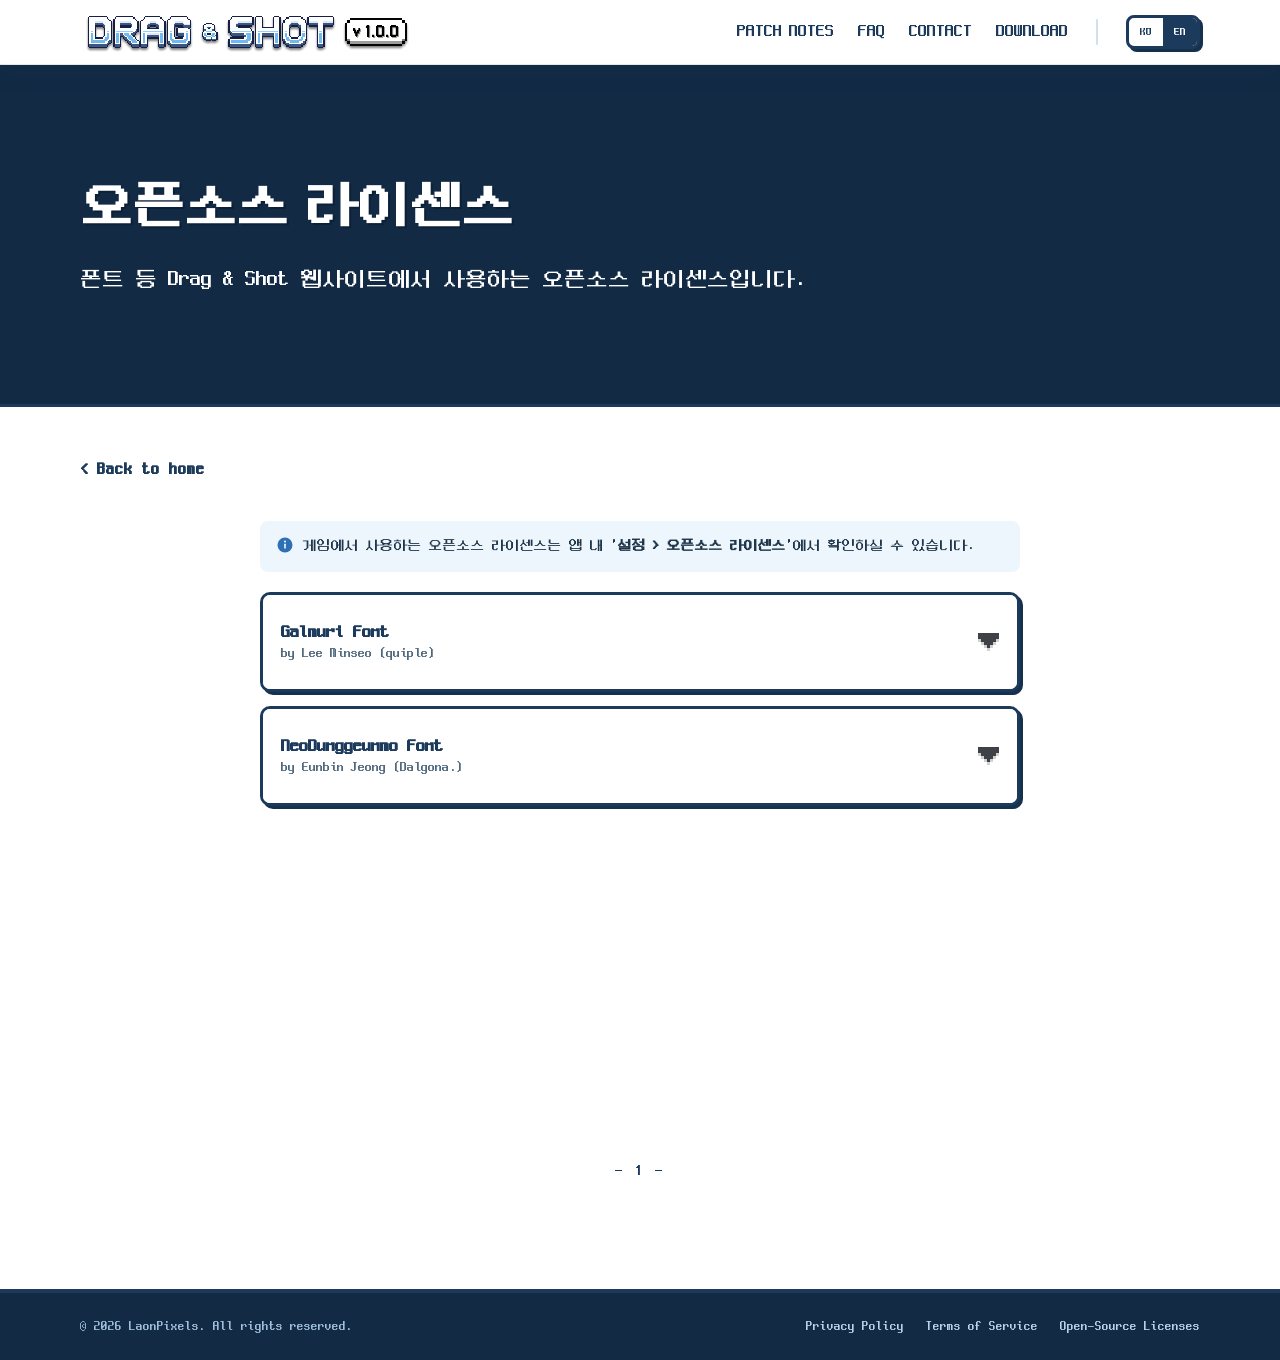
<file: oss-license.html>
<!DOCTYPE html>
<html lang="ko">
<head>
  <meta charset="UTF-8">
  <meta name="viewport" content="width=device-width, initial-scale=1, viewport-fit=cover">
  <title>오픈소스 라이센스 — Drag & Shot</title>
  <meta name="description" content="Drag & Shot 오픈소스 라이센스">
  <meta name="theme-color" content="#7cb8e8">
  <link rel="icon" type="image/png" href="assets/game/app_icon.png?v=3">
  <link rel="stylesheet" href="css/styles.css?v=131">
</head>
<body>

  <header class="site-header is-revealed">
    <div class="container">
      <nav class="nav" aria-label="Main">
        <div class="nav__left">
          <a class="brand nav__reveal" href="index.html#top" aria-label="DRAG & SHOT home">
            <span class="brand__wordmark">
              <img src="assets/game/wordmark_dragshot.png" class="px" alt="DRAG & SHOT" width="184" height="24">
            </span>
          </a>

          <a class="header-version" href="patch-notes.html" aria-label="버전 정보 — 패치 노트 보기">
            <span class="header-version__icon" aria-hidden="true"></span>
            <span class="header-version__text">v 1.0.0</span>
          </a>
        </div>

        <div class="nav__right">
          <ul class="nav__links">
            <li><a class="nav-link--patch" href="patch-notes.html" data-i18n="nav.patch">패치 노트</a></li>
            <li><a href="index.html#faq" data-i18n="nav.faq">FAQ</a></li>
            <li><a href="index.html#contact" data-i18n="nav.contact">문의하기</a></li>
            <li><a href="index.html#download" data-i18n="nav.download">다운로드</a></li>
          </ul>

          <span class="nav__divider" aria-hidden="true"></span>

          <div class="lang-toggle" role="group" aria-label="Language">
            <button type="button" data-lang-btn="ko" aria-pressed="true">KO</button>
            <button type="button" data-lang-btn="en" aria-pressed="false">EN</button>
          </div>

          <button class="nav__toggle" type="button" aria-label="메뉴 열기"
                  aria-expanded="false" aria-controls="mobile-menu"
                  data-i18n-attr="aria-label:nav.menuOpen">
            <span></span><span></span><span></span>
          </button>
        </div>
      </nav>
    </div>
  </header>

  <div class="mobile-menu" id="mobile-menu">
    <a class="web-btn web-btn--white" href="patch-notes.html">
      <span class="web-btn__bg" aria-hidden="true">
        <span class="web-btn__seg web-btn__seg--left"></span>
        <span class="web-btn__seg web-btn__seg--center"></span>
        <span class="web-btn__seg web-btn__seg--right"></span>
      </span>
      <span class="web-btn__label" data-i18n="nav.patch">패치 노트</span>
    </a>
    <a class="web-btn web-btn--white" href="index.html#faq">
      <span class="web-btn__bg" aria-hidden="true">
        <span class="web-btn__seg web-btn__seg--left"></span>
        <span class="web-btn__seg web-btn__seg--center"></span>
        <span class="web-btn__seg web-btn__seg--right"></span>
      </span>
      <span class="web-btn__label" data-i18n="nav.faq">FAQ</span>
    </a>
    <a class="web-btn web-btn--white" href="index.html#contact">
      <span class="web-btn__bg" aria-hidden="true">
        <span class="web-btn__seg web-btn__seg--left"></span>
        <span class="web-btn__seg web-btn__seg--center"></span>
        <span class="web-btn__seg web-btn__seg--right"></span>
      </span>
      <span class="web-btn__label" data-i18n="nav.contact">문의하기</span>
    </a>
    <a class="web-btn web-btn--orange" href="index.html#download">
      <span class="web-btn__bg" aria-hidden="true">
        <span class="web-btn__seg web-btn__seg--left"></span>
        <span class="web-btn__seg web-btn__seg--center"></span>
        <span class="web-btn__seg web-btn__seg--right"></span>
      </span>
      <span class="web-btn__label" data-i18n="nav.download">다운로드</span>
    </a>
    <div class="mobile-menu__lang">
      <div class="lang-toggle" role="group" aria-label="Language">
        <button type="button" data-lang-btn="ko" aria-pressed="true">KO</button>
        <button type="button" data-lang-btn="en" aria-pressed="false">EN</button>
      </div>
    </div>
  </div>

  <main>
    <div class="page-hero page-hero--dark">
      <div class="container">
        <h1>오픈소스 라이센스</h1>
        <p>폰트 등 Drag & Shot 웹사이트에서 사용하는 오픈소스 라이센스입니다.</p>
      </div>
    </div>

    <section class="section section--tight oss-page">
      <div class="container">
        <a class="back-link" href="index.html">
          <span aria-hidden="true">&lt;</span> <span data-i18n="oss.back">홈으로 돌아가기</span>
        </a>

        <p class="oss-note">
          <svg class="oss-note__icon" width="18" height="18" viewBox="0 0 24 24" aria-hidden="true">
            <circle cx="12" cy="12" r="10" fill="#2f6fb3"></circle>
            <rect x="11" y="10" width="2" height="7" rx="1" fill="#fff"></rect>
            <circle cx="12" cy="7.2" r="1.3" fill="#fff"></circle>
          </svg>
          <span>게임에서 사용하는 오픈소스 라이센스는 앱 내 '<strong>설정 &gt; 오픈소스 라이센스</strong>'에서 확인하실 수 있습니다.</span>
        </p>

        <div class="faq-list">

          <div class="faq-item">
            <button class="faq-q" aria-expanded="false" aria-controls="oss-galmuri">
              <span class="faq-q__text">
                <span class="oss-q__title">Galmuri Font</span>
                <span class="oss-q__sub">by Lee Minseo (quiple)</span>
              </span>
              <img src="assets/game/faq_chevron.png" class="px faq-q__icon" alt="" aria-hidden="true" width="7" height="6">
            </button>
            <div class="faq-a" id="oss-galmuri" role="region">
              <div>
                <p>Copyright (c) 2019-2025 Lee Minseo (quiple@quiple.dev)</p>
                <p>github.com/quiple/galmuri</p>
                <p>This font software is licensed under the SIL Open Font License, Version 1.1.</p>

                <h4>SIL OPEN FONT LICENSE Version 1.1 — 26 February 2007</h4>

                <h4>PREAMBLE</h4>
                <p>The goals of the Open Font License (OFL) are to stimulate worldwide development of collaborative font projects, to support the font creation efforts of academic and linguistic communities, and to provide a free and open framework in which fonts may be shared and improved in partnership with others.</p>
                <p>The OFL allows the licensed fonts to be used, studied, modified and redistributed freely as long as they are not sold by themselves. The fonts, including any derivative works, can be bundled, embedded, redistributed and/or sold with any software provided that any reserved names are not used by derivative works. The fonts and derivatives, however, cannot be released under any other type of license. The requirement for fonts to remain under this license does not apply to any document created using the fonts or their derivatives.</p>

                <h4>DEFINITIONS</h4>
                <p>"Font Software" refers to the set of files released by the Copyright Holder(s) under this license and clearly marked as such. This may include source files, build scripts and documentation.</p>
                <p>"Reserved Font Name" refers to any names specified as such after the copyright statement(s).</p>
                <p>"Original Version" refers to the collection of Font Software components as distributed by the Copyright Holder(s).</p>
                <p>"Modified Version" refers to any derivative made by adding to, deleting, or substituting -- in part or in whole -- any of the components of the Original Version, by changing formats or by porting the Font Software to a new environment.</p>
                <p>"Author" refers to any designer, engineer, programmer, technical writer or other person who contributed to the Font Software.</p>

                <h4>PERMISSION &amp; CONDITIONS</h4>
                <p>Permission is hereby granted, free of charge, to any person obtaining a copy of the Font Software, to use, study, copy, merge, embed, modify, redistribute, and sell modified and unmodified copies of the Font Software, subject to the following conditions:</p>
                <p>1) Neither the Font Software nor any of its individual components, in Original or Modified Versions, may be sold by itself.</p>
                <p>2) Original or Modified Versions of the Font Software may be bundled, redistributed and/or sold with any software, provided that each copy contains the above copyright notice and this license. These can be included either as stand-alone text files, human-readable headers or in the appropriate machine-readable metadata fields within text or binary files as long as those fields can be easily viewed by the user.</p>
                <p>3) No Modified Version of the Font Software may use the Reserved Font Name(s) unless explicit written permission is granted by the corresponding Copyright Holder. This restriction only applies to the primary font name as presented to the users.</p>
                <p>4) The name(s) of the Copyright Holder(s) or the Author(s) of the Font Software shall not be used to promote, endorse or advertise any Modified Version, except to acknowledge the contribution(s) of the Copyright Holder(s) and the Author(s) or with their explicit written permission.</p>
                <p>5) The Font Software, modified or unmodified, in part or in whole, must be distributed entirely under this license, and must not be distributed under any other license. The requirement for fonts to remain under this license does not apply to any document created using the Font Software.</p>

                <h4>TERMINATION</h4>
                <p>This license becomes null and void if any of the above conditions are not met.</p>

                <h4>DISCLAIMER</h4>
                <p>THE FONT SOFTWARE IS PROVIDED "AS IS", WITHOUT WARRANTY OF ANY KIND, EXPRESS OR IMPLIED, INCLUDING BUT NOT LIMITED TO ANY WARRANTIES OF MERCHANTABILITY, FITNESS FOR A PARTICULAR PURPOSE AND NONINFRINGEMENT OF COPYRIGHT, PATENT, TRADEMARK, OR OTHER RIGHT. IN NO EVENT SHALL THE COPYRIGHT HOLDER BE LIABLE FOR ANY CLAIM, DAMAGES OR OTHER LIABILITY, INCLUDING ANY GENERAL, SPECIAL, INDIRECT, INCIDENTAL, OR CONSEQUENTIAL DAMAGES, WHETHER IN AN ACTION OF CONTRACT, TORT OR OTHERWISE, ARISING FROM, OUT OF THE USE OR INABILITY TO USE THE FONT SOFTWARE OR FROM OTHER DEALINGS IN THE FONT SOFTWARE.</p>
              </div>
            </div>
          </div>

          <div class="faq-item">
            <button class="faq-q" aria-expanded="false" aria-controls="oss-neodgm">
              <span class="faq-q__text">
                <span class="oss-q__title">NeoDunggeunmo Font</span>
                <span class="oss-q__sub">by Eunbin Jeong (Dalgona.)</span>
              </span>
              <img src="assets/game/faq_chevron.png" class="px faq-q__icon" alt="" aria-hidden="true" width="7" height="6">
            </button>
            <div class="faq-a" id="oss-neodgm" role="region">
              <div>
                <p>Copyright (c) 2017-2021, Eunbin Jeong (Dalgona.) &lt;project-neodgm@dalgona.dev&gt;</p>
                <p>github.com/neodgm/neodgm</p>
                <p>Reserved Font Names: "Neo둥근모", "Neo둥근모 Code", "NeoDunggeunmo", "NeoDunggeunmo Code"</p>
                <p>This Font Software is licensed under the SIL Open Font License, Version 1.1.</p>

                <h4>SIL OPEN FONT LICENSE Version 1.1 — 26 February 2007</h4>

                <h4>PREAMBLE</h4>
                <p>The goals of the Open Font License (OFL) are to stimulate worldwide development of collaborative font projects, to support the font creation efforts of academic and linguistic communities, and to provide a free and open framework in which fonts may be shared and improved in partnership with others.</p>
                <p>The OFL allows the licensed fonts to be used, studied, modified and redistributed freely as long as they are not sold by themselves. The fonts, including any derivative works, can be bundled, embedded, redistributed and/or sold with any software provided that any reserved names are not used by derivative works. The fonts and derivatives, however, cannot be released under any other type of license. The requirement for fonts to remain under this license does not apply to any document created using the fonts or their derivatives.</p>

                <h4>DEFINITIONS</h4>
                <p>"Font Software" refers to the set of files released by the Copyright Holder(s) under this license and clearly marked as such. This may include source files, build scripts and documentation.</p>
                <p>"Reserved Font Name" refers to any names specified as such after the copyright statement(s).</p>
                <p>"Original Version" refers to the collection of Font Software components as distributed by the Copyright Holder(s).</p>
                <p>"Modified Version" refers to any derivative made by adding to, deleting, or substituting -- in part or in whole -- any of the components of the Original Version, by changing formats or by porting the Font Software to a new environment.</p>
                <p>"Author" refers to any designer, engineer, programmer, technical writer or other person who contributed to the Font Software.</p>

                <h4>PERMISSION &amp; CONDITIONS</h4>
                <p>Permission is hereby granted, free of charge, to any person obtaining a copy of the Font Software, to use, study, copy, merge, embed, modify, redistribute, and sell modified and unmodified copies of the Font Software, subject to the following conditions:</p>
                <p>1) Neither the Font Software nor any of its individual components, in Original or Modified Versions, may be sold by itself.</p>
                <p>2) Original or Modified Versions of the Font Software may be bundled, redistributed and/or sold with any software, provided that each copy contains the above copyright notice and this license. These can be included either as stand-alone text files, human-readable headers or in the appropriate machine-readable metadata fields within text or binary files as long as those fields can be easily viewed by the user.</p>
                <p>3) No Modified Version of the Font Software may use the Reserved Font Name(s) unless explicit written permission is granted by the corresponding Copyright Holder. This restriction only applies to the primary font name as presented to the users.</p>
                <p>4) The name(s) of the Copyright Holder(s) or the Author(s) of the Font Software shall not be used to promote, endorse or advertise any Modified Version, except to acknowledge the contribution(s) of the Copyright Holder(s) and the Author(s) or with their explicit written permission.</p>
                <p>5) The Font Software, modified or unmodified, in part or in whole, must be distributed entirely under this license, and must not be distributed under any other license. The requirement for fonts to remain under this license does not apply to any document created using the Font Software.</p>

                <h4>TERMINATION</h4>
                <p>This license becomes null and void if any of the above conditions are not met.</p>

                <h4>DISCLAIMER</h4>
                <p>THE FONT SOFTWARE IS PROVIDED "AS IS", WITHOUT WARRANTY OF ANY KIND, EXPRESS OR IMPLIED, INCLUDING BUT NOT LIMITED TO ANY WARRANTIES OF MERCHANTABILITY, FITNESS FOR A PARTICULAR PURPOSE AND NONINFRINGEMENT OF COPYRIGHT, PATENT, TRADEMARK, OR OTHER RIGHT. IN NO EVENT SHALL THE COPYRIGHT HOLDER BE LIABLE FOR ANY CLAIM, DAMAGES OR OTHER LIABILITY, INCLUDING ANY GENERAL, SPECIAL, INDIRECT, INCIDENTAL, OR CONSEQUENTIAL DAMAGES, WHETHER IN AN ACTION OF CONTRACT, TORT OR OTHERWISE, ARISING FROM, OUT OF THE USE OR INABILITY TO USE THE FONT SOFTWARE OR FROM OTHER DEALINGS IN THE FONT SOFTWARE.</p>
              </div>
            </div>
          </div>

        </div>

        <!-- page number — more pages can be added later -->
        <nav class="oss-pageno" aria-label="페이지">- 1 -</nav>

      </div>
    </section>
  </main>

  <footer class="site-footer">
    <div class="container footer-inner">
      <span class="footer-copy" data-i18n="footer.rights">© 2026 LaonPixels. All rights reserved.</span>
      <nav class="footer-links" aria-label="Legal">
        <a href="privacy.html" data-i18n="footer.linkPrivacy">개인정보 처리방침</a>
        <a href="terms.html" data-i18n="footer.linkTerms">이용약관</a>
        <a href="oss-license.html" data-i18n="footer.linkOss">오픈소스 라이센스</a>
      </nav>
    </div>
  </footer>

  <script src="js/translations.js?v=22"></script>
  <script src="js/i18n.js?v=2"></script>
  <script src="js/main.js?v=35"></script>
</body>
</html>
</file>
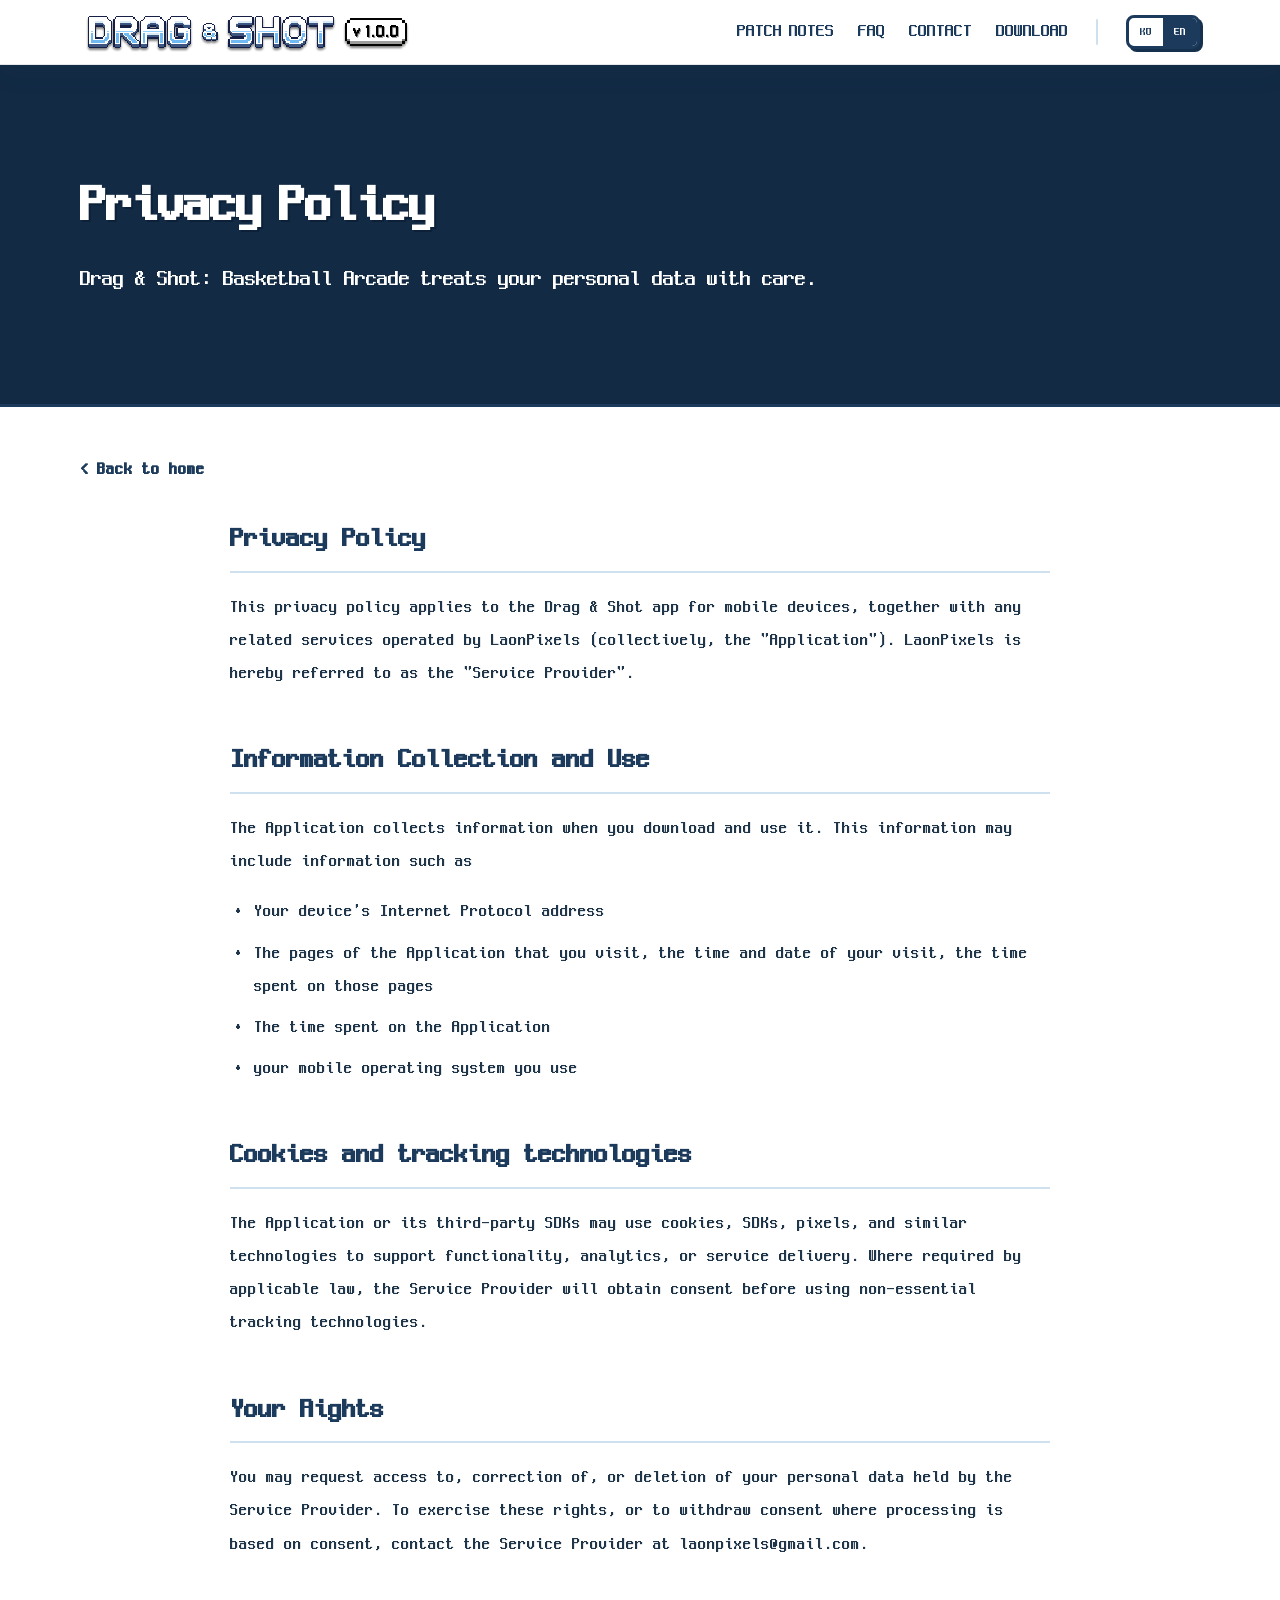
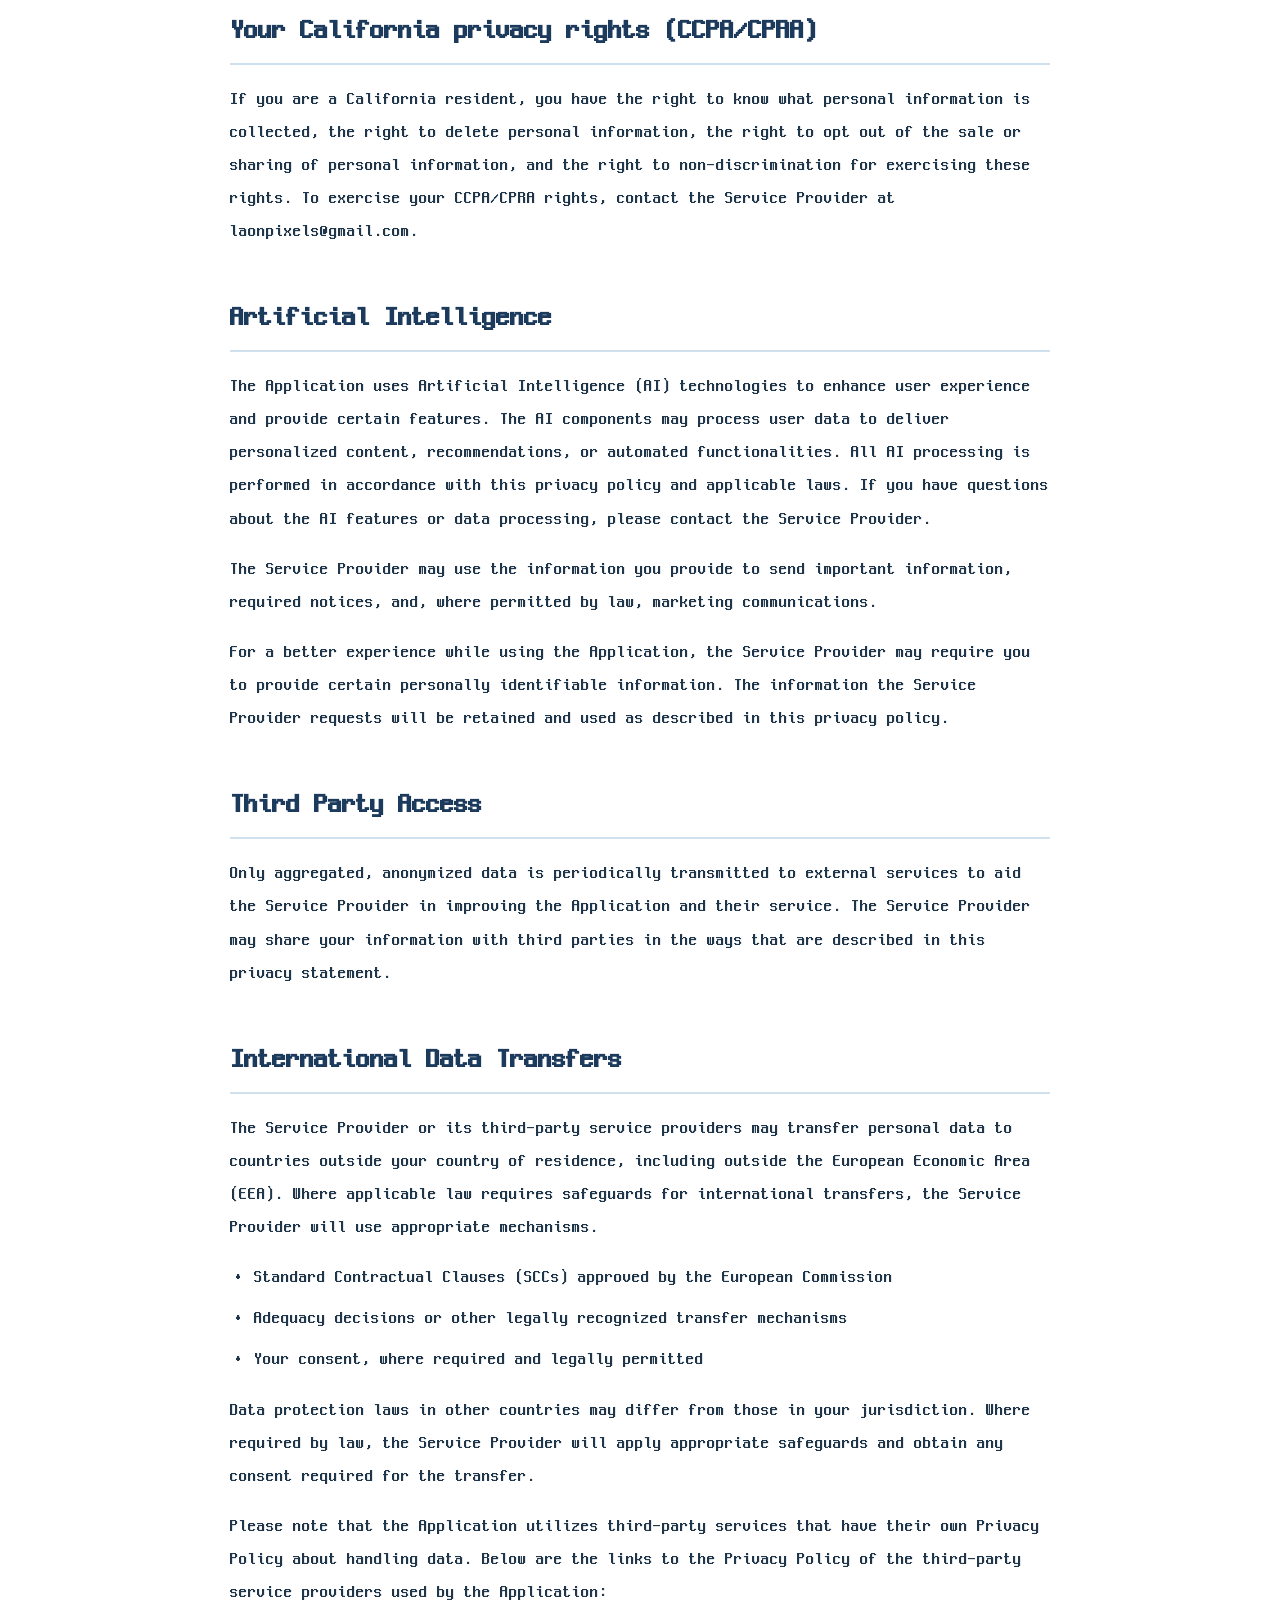
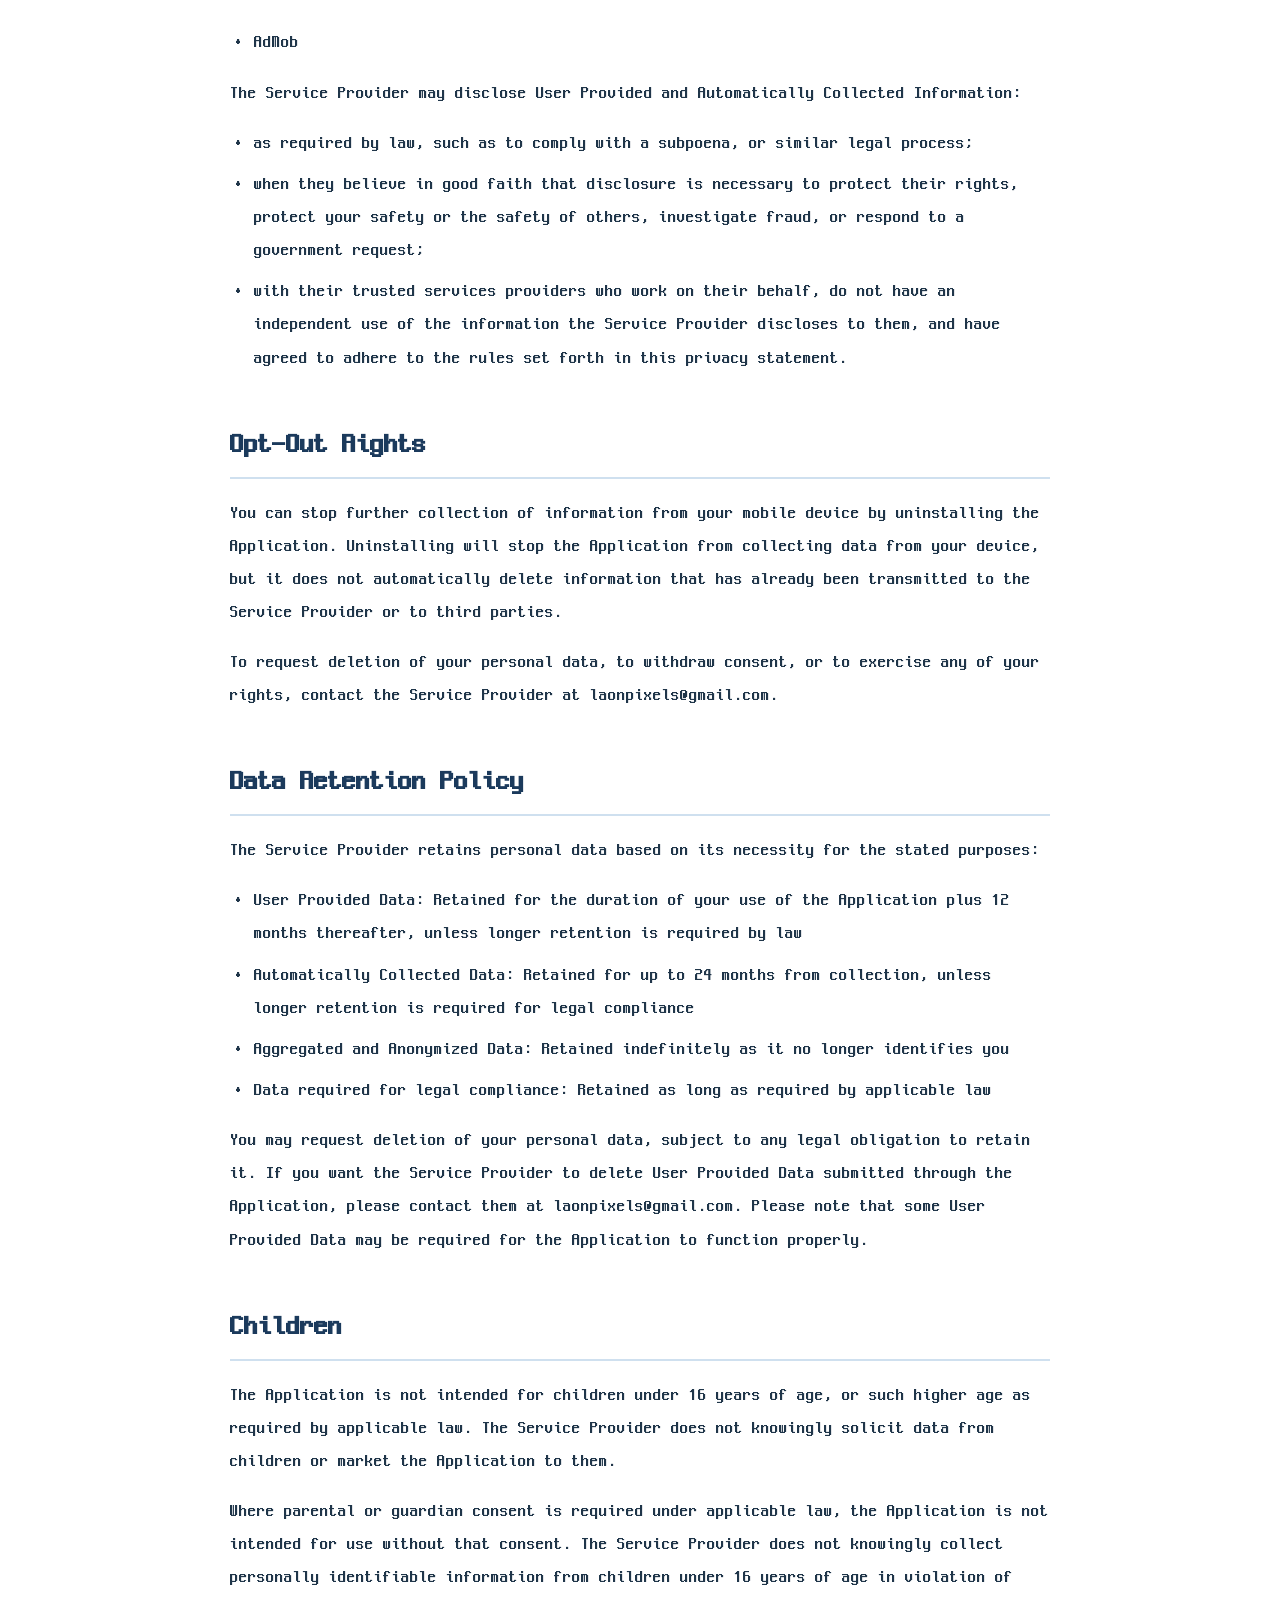
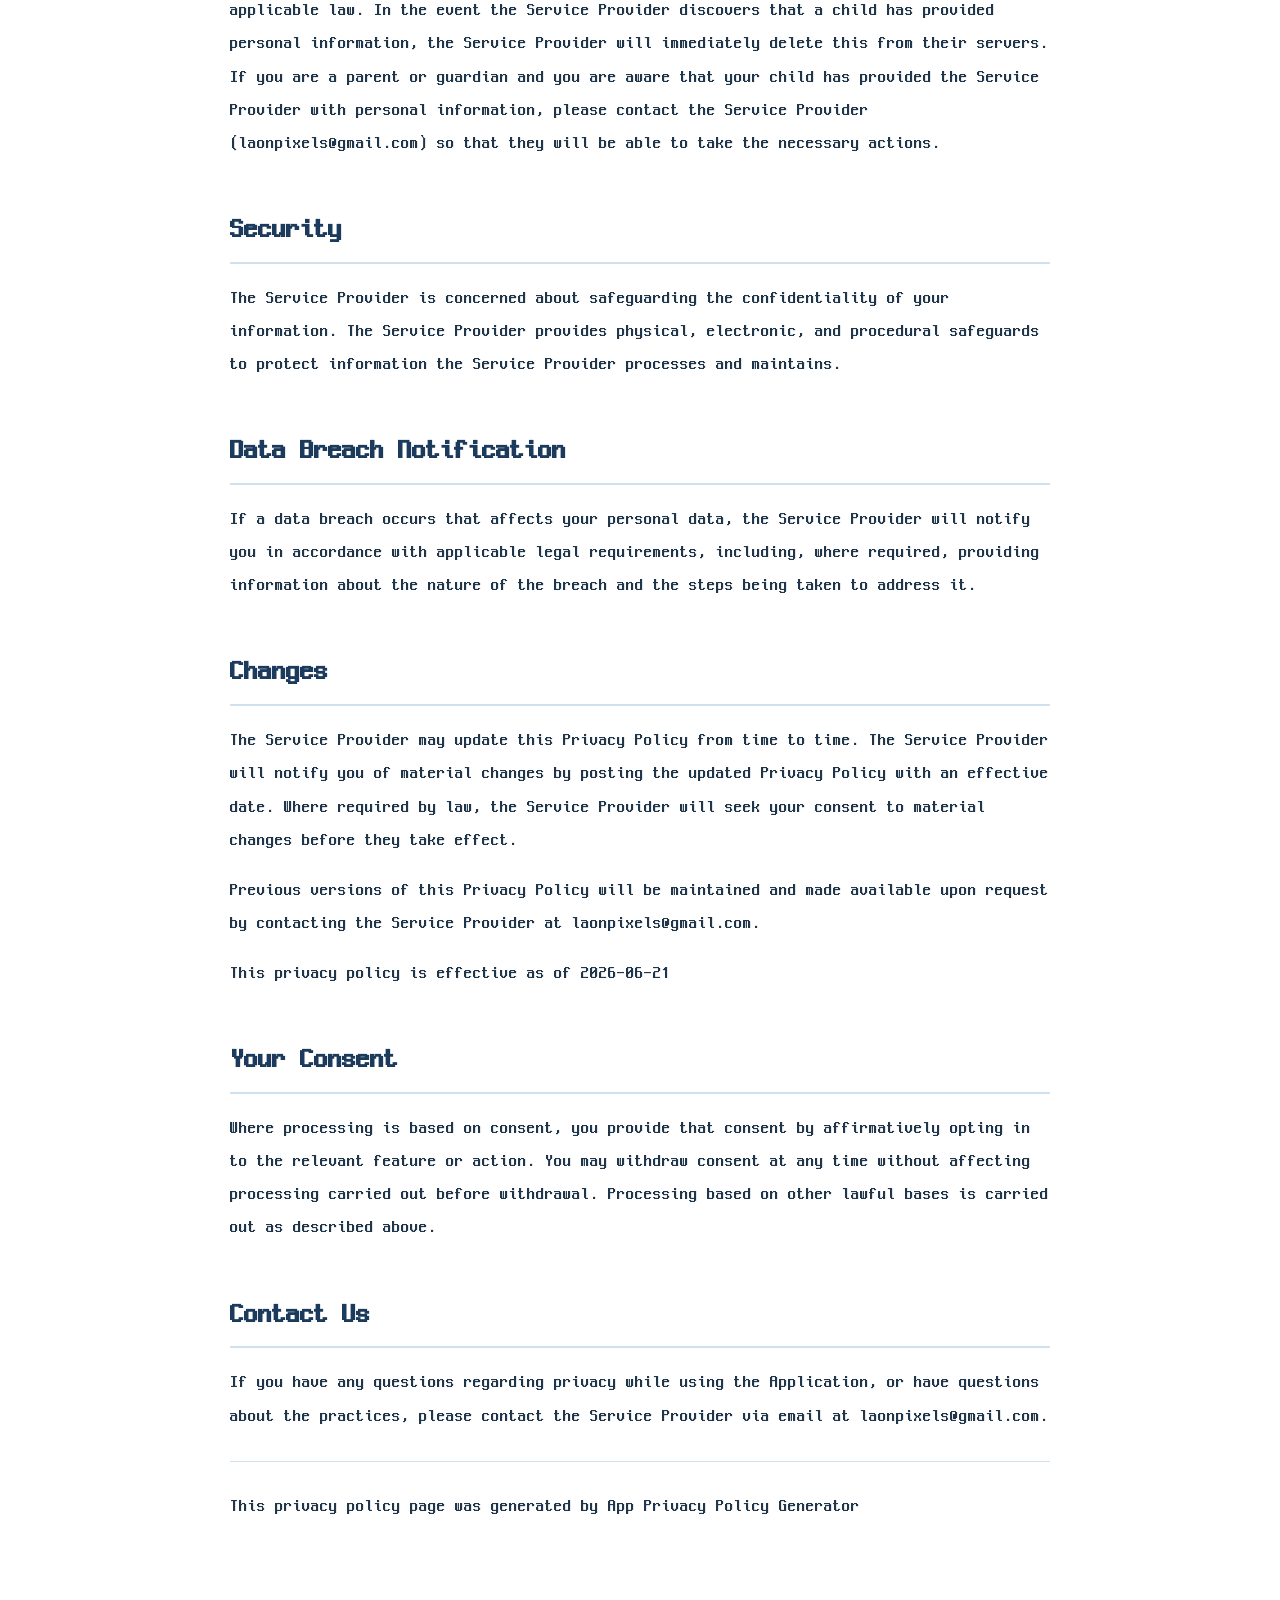
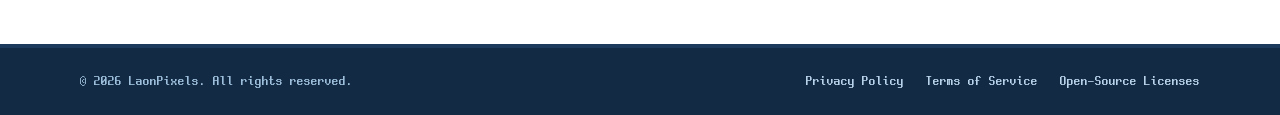
<file: privacy.html>
<!DOCTYPE html>
<html lang="ko">
<head>
  <meta charset="UTF-8">
  <meta name="viewport" content="width=device-width, initial-scale=1, viewport-fit=cover">
  <title data-i18n="meta.titlePrivacy">개인정보 처리방침 — Drag & Shot</title>
  <meta name="description" content="Drag & Shot 개인정보 처리방침">
  <meta name="theme-color" content="#7cb8e8">
  <link rel="icon" type="image/png" href="assets/game/app_icon.png?v=3">
  <link rel="stylesheet" href="css/styles.css?v=131">
</head>
<body>

  <header class="site-header is-revealed">
    <div class="container">
      <nav class="nav" aria-label="Main">
        <div class="nav__left">
          <a class="brand nav__reveal" href="index.html#top" aria-label="DRAG & SHOT home">
            <span class="brand__wordmark">
              <img src="assets/game/wordmark_dragshot.png" class="px" alt="DRAG & SHOT" width="184" height="24">
            </span>
          </a>

          <a class="header-version" href="patch-notes.html" aria-label="버전 정보 — 패치 노트 보기">
            <span class="header-version__icon" aria-hidden="true"></span>
            <span class="header-version__text">v 1.0.0</span>
          </a>
        </div>

        <div class="nav__right">
          <ul class="nav__links">
            <li><a class="nav-link--patch" href="patch-notes.html" data-i18n="nav.patch">패치 노트</a></li>
            <li><a href="index.html#faq" data-i18n="nav.faq">FAQ</a></li>
            <li><a href="index.html#contact" data-i18n="nav.contact">문의하기</a></li>
            <li><a href="index.html#download" data-i18n="nav.download">다운로드</a></li>
          </ul>

          <span class="nav__divider" aria-hidden="true"></span>

          <div class="lang-toggle" role="group" aria-label="Language">
            <button type="button" data-lang-btn="ko" aria-pressed="true">KO</button>
            <button type="button" data-lang-btn="en" aria-pressed="false">EN</button>
          </div>

          <button class="nav__toggle" type="button" aria-label="메뉴 열기"
                  aria-expanded="false" aria-controls="mobile-menu"
                  data-i18n-attr="aria-label:nav.menuOpen">
            <span></span><span></span><span></span>
          </button>
        </div>
      </nav>
    </div>
  </header>

  <div class="mobile-menu" id="mobile-menu">
    <a class="web-btn web-btn--white" href="patch-notes.html">
      <span class="web-btn__bg" aria-hidden="true">
        <span class="web-btn__seg web-btn__seg--left"></span>
        <span class="web-btn__seg web-btn__seg--center"></span>
        <span class="web-btn__seg web-btn__seg--right"></span>
      </span>
      <span class="web-btn__label" data-i18n="nav.patch">패치 노트</span>
    </a>
    <a class="web-btn web-btn--white" href="index.html#faq">
      <span class="web-btn__bg" aria-hidden="true">
        <span class="web-btn__seg web-btn__seg--left"></span>
        <span class="web-btn__seg web-btn__seg--center"></span>
        <span class="web-btn__seg web-btn__seg--right"></span>
      </span>
      <span class="web-btn__label" data-i18n="nav.faq">FAQ</span>
    </a>
    <a class="web-btn web-btn--white" href="index.html#contact">
      <span class="web-btn__bg" aria-hidden="true">
        <span class="web-btn__seg web-btn__seg--left"></span>
        <span class="web-btn__seg web-btn__seg--center"></span>
        <span class="web-btn__seg web-btn__seg--right"></span>
      </span>
      <span class="web-btn__label" data-i18n="nav.contact">문의하기</span>
    </a>
    <a class="web-btn web-btn--orange" href="index.html#download">
      <span class="web-btn__bg" aria-hidden="true">
        <span class="web-btn__seg web-btn__seg--left"></span>
        <span class="web-btn__seg web-btn__seg--center"></span>
        <span class="web-btn__seg web-btn__seg--right"></span>
      </span>
      <span class="web-btn__label" data-i18n="nav.download">다운로드</span>
    </a>
    <div class="mobile-menu__lang">
      <div class="lang-toggle" role="group" aria-label="Language">
        <button type="button" data-lang-btn="ko" aria-pressed="true">KO</button>
        <button type="button" data-lang-btn="en" aria-pressed="false">EN</button>
      </div>
    </div>
  </div>

  <main>
    <div class="page-hero page-hero--dark">
      <div class="container">
        <h1 data-i18n="privacy.title">개인정보 처리방침</h1>
        <p data-i18n="privacy.subtitle"></p>
      </div>
    </div>

    <section class="section section--tight">
      <div class="container">
        <a class="back-link" href="index.html">
          <span aria-hidden="true">&lt;</span> <span data-i18n="privacy.back">홈으로 돌아가기</span>
        </a>
        <div class="doc">

          <h2>Privacy Policy</h2>
          <p>This privacy policy applies to the Drag & Shot app for mobile devices, together with any related services operated by LaonPixels (collectively, the "Application"). LaonPixels is hereby referred to as the "Service Provider".</p>

          <h2>Information Collection and Use</h2>
          <p>The Application collects information when you download and use it. This information may include information such as</p>
          <ul>
            <li>Your device's Internet Protocol address</li>
            <li>The pages of the Application that you visit, the time and date of your visit, the time spent on those pages</li>
            <li>The time spent on the Application</li>
            <li>your mobile operating system you use</li>
          </ul>

          <h2>Cookies and tracking technologies</h2>
          <p>The Application or its third-party SDKs may use cookies, SDKs, pixels, and similar technologies to support functionality, analytics, or service delivery. Where required by applicable law, the Service Provider will obtain consent before using non-essential tracking technologies.</p>

          <h2>Your Rights</h2>
          <p>You may request access to, correction of, or deletion of your personal data held by the Service Provider. To exercise these rights, or to withdraw consent where processing is based on consent, contact the Service Provider at laonpixels@gmail.com.</p>

          <h2>Your California privacy rights (CCPA/CPRA)</h2>
          <p>If you are a California resident, you have the right to know what personal information is collected, the right to delete personal information, the right to opt out of the sale or sharing of personal information, and the right to non-discrimination for exercising these rights. To exercise your CCPA/CPRA rights, contact the Service Provider at laonpixels@gmail.com.</p>

          <h2>Artificial Intelligence</h2>
          <p>The Application uses Artificial Intelligence (AI) technologies to enhance user experience and provide certain features. The AI components may process user data to deliver personalized content, recommendations, or automated functionalities. All AI processing is performed in accordance with this privacy policy and applicable laws. If you have questions about the AI features or data processing, please contact the Service Provider.</p>
          <p>The Service Provider may use the information you provide to send important information, required notices, and, where permitted by law, marketing communications.</p>
          <p>For a better experience while using the Application, the Service Provider may require you to provide certain personally identifiable information. The information the Service Provider requests will be retained and used as described in this privacy policy.</p>

          <h2>Third Party Access</h2>
          <p>Only aggregated, anonymized data is periodically transmitted to external services to aid the Service Provider in improving the Application and their service. The Service Provider may share your information with third parties in the ways that are described in this privacy statement.</p>

          <h2>International Data Transfers</h2>
          <p>The Service Provider or its third-party service providers may transfer personal data to countries outside your country of residence, including outside the European Economic Area (EEA). Where applicable law requires safeguards for international transfers, the Service Provider will use appropriate mechanisms.</p>
          <ul>
            <li>Standard Contractual Clauses (SCCs) approved by the European Commission</li>
            <li>Adequacy decisions or other legally recognized transfer mechanisms</li>
            <li>Your consent, where required and legally permitted</li>
          </ul>
          <p>Data protection laws in other countries may differ from those in your jurisdiction. Where required by law, the Service Provider will apply appropriate safeguards and obtain any consent required for the transfer.</p>
          <p>Please note that the Application utilizes third-party services that have their own Privacy Policy about handling data. Below are the links to the Privacy Policy of the third-party service providers used by the Application:</p>
          <ul>
            <li><a href="https://policies.google.com/technologies/partner-sites" target="_blank" rel="noopener">AdMob</a></li>
          </ul>
          <p>The Service Provider may disclose User Provided and Automatically Collected Information:</p>
          <ul>
            <li>as required by law, such as to comply with a subpoena, or similar legal process;</li>
            <li>when they believe in good faith that disclosure is necessary to protect their rights, protect your safety or the safety of others, investigate fraud, or respond to a government request;</li>
            <li>with their trusted services providers who work on their behalf, do not have an independent use of the information the Service Provider discloses to them, and have agreed to adhere to the rules set forth in this privacy statement.</li>
          </ul>

          <h2>Opt-Out Rights</h2>
          <p>You can stop further collection of information from your mobile device by uninstalling the Application. Uninstalling will stop the Application from collecting data from your device, but it does not automatically delete information that has already been transmitted to the Service Provider or to third parties.</p>
          <p>To request deletion of your personal data, to withdraw consent, or to exercise any of your rights, contact the Service Provider at laonpixels@gmail.com.</p>

          <h2>Data Retention Policy</h2>
          <p>The Service Provider retains personal data based on its necessity for the stated purposes:</p>
          <ul>
            <li>User Provided Data: Retained for the duration of your use of the Application plus 12 months thereafter, unless longer retention is required by law</li>
            <li>Automatically Collected Data: Retained for up to 24 months from collection, unless longer retention is required for legal compliance</li>
            <li>Aggregated and Anonymized Data: Retained indefinitely as it no longer identifies you</li>
            <li>Data required for legal compliance: Retained as long as required by applicable law</li>
          </ul>
          <p>You may request deletion of your personal data, subject to any legal obligation to retain it. If you want the Service Provider to delete User Provided Data submitted through the Application, please contact them at laonpixels@gmail.com. Please note that some User Provided Data may be required for the Application to function properly.</p>

          <h2>Children</h2>
          <p>The Application is not intended for children under 16 years of age, or such higher age as required by applicable law. The Service Provider does not knowingly solicit data from children or market the Application to them.</p>
          <p>Where parental or guardian consent is required under applicable law, the Application is not intended for use without that consent. The Service Provider does not knowingly collect personally identifiable information from children under 16 years of age in violation of applicable law. In the event the Service Provider discovers that a child has provided personal information, the Service Provider will immediately delete this from their servers. If you are a parent or guardian and you are aware that your child has provided the Service Provider with personal information, please contact the Service Provider (laonpixels@gmail.com) so that they will be able to take the necessary actions.</p>

          <h2>Security</h2>
          <p>The Service Provider is concerned about safeguarding the confidentiality of your information. The Service Provider provides physical, electronic, and procedural safeguards to protect information the Service Provider processes and maintains.</p>

          <h2>Data Breach Notification</h2>
          <p>If a data breach occurs that affects your personal data, the Service Provider will notify you in accordance with applicable legal requirements, including, where required, providing information about the nature of the breach and the steps being taken to address it.</p>

          <h2>Changes</h2>
          <p>The Service Provider may update this Privacy Policy from time to time. The Service Provider will notify you of material changes by posting the updated Privacy Policy with an effective date. Where required by law, the Service Provider will seek your consent to material changes before they take effect.</p>
          <p>Previous versions of this Privacy Policy will be maintained and made available upon request by contacting the Service Provider at laonpixels@gmail.com.</p>
          <p>This privacy policy is effective as of 2026-06-21</p>

          <h2>Your Consent</h2>
          <p>Where processing is based on consent, you provide that consent by affirmatively opting in to the relevant feature or action. You may withdraw consent at any time without affecting processing carried out before withdrawal. Processing based on other lawful bases is carried out as described above.</p>

          <h2>Contact Us</h2>
          <p>If you have any questions regarding privacy while using the Application, or have questions about the practices, please contact the Service Provider via email at laonpixels@gmail.com.</p>

          <hr style="border:0;border-top:1px solid var(--line);margin:28px 0;">

          <p>This privacy policy page was generated by <a href="https://app-privacy-policy-generator.nisrulz.com/" target="_blank" rel="noopener">App Privacy Policy Generator</a></p>

        </div>
      </div>
    </section>
  </main>

  <footer class="site-footer">
    <div class="container footer-inner">
      <span class="footer-copy" data-i18n="footer.rights">© 2026 LaonPixels. All rights reserved.</span>
      <nav class="footer-links" aria-label="Legal">
        <a href="privacy.html" data-i18n="footer.linkPrivacy">개인정보 처리방침</a>
        <a href="terms.html" data-i18n="footer.linkTerms">이용약관</a>
        <a href="oss-license.html" data-i18n="footer.linkOss">오픈소스 라이센스</a>
      </nav>
    </div>
  </footer>

  <script src="js/translations.js?v=22"></script>
  <script src="js/i18n.js?v=2"></script>
  <script src="js/main.js?v=35"></script>
</body>
</html>
</file>
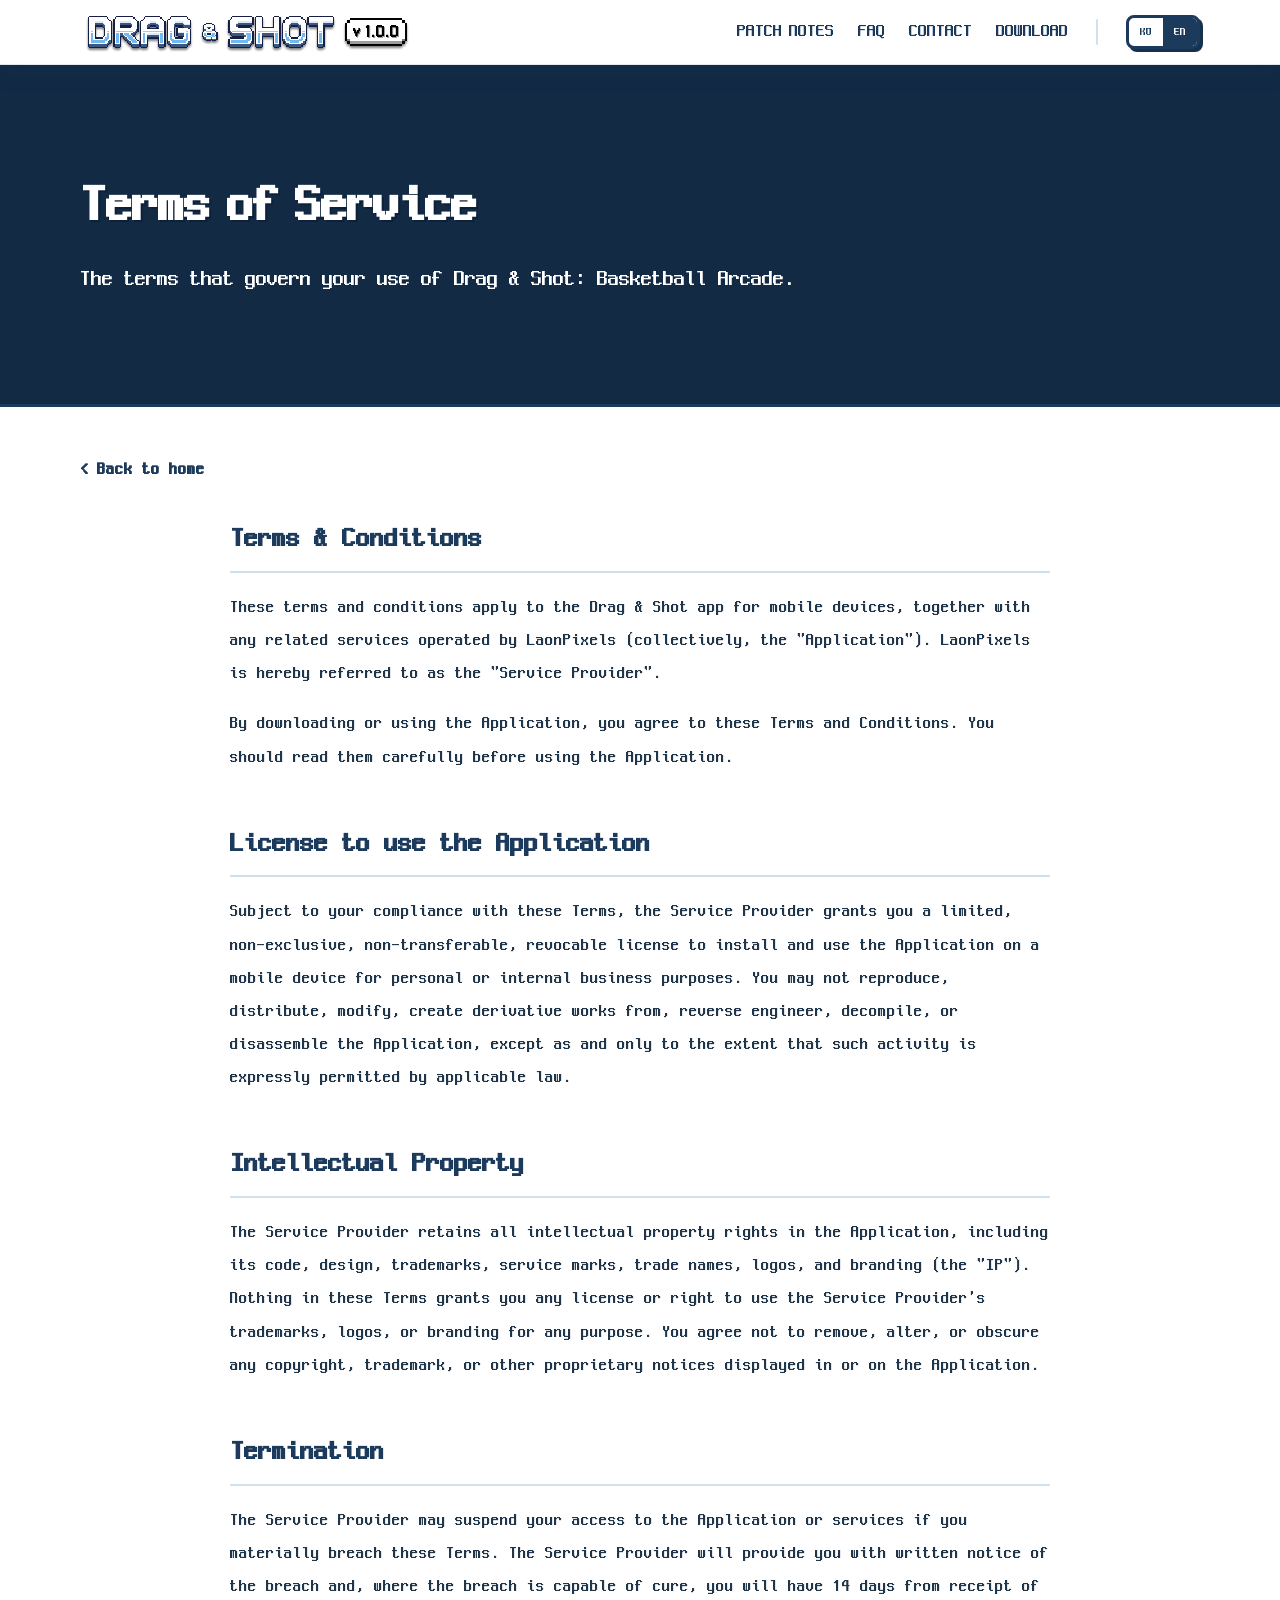
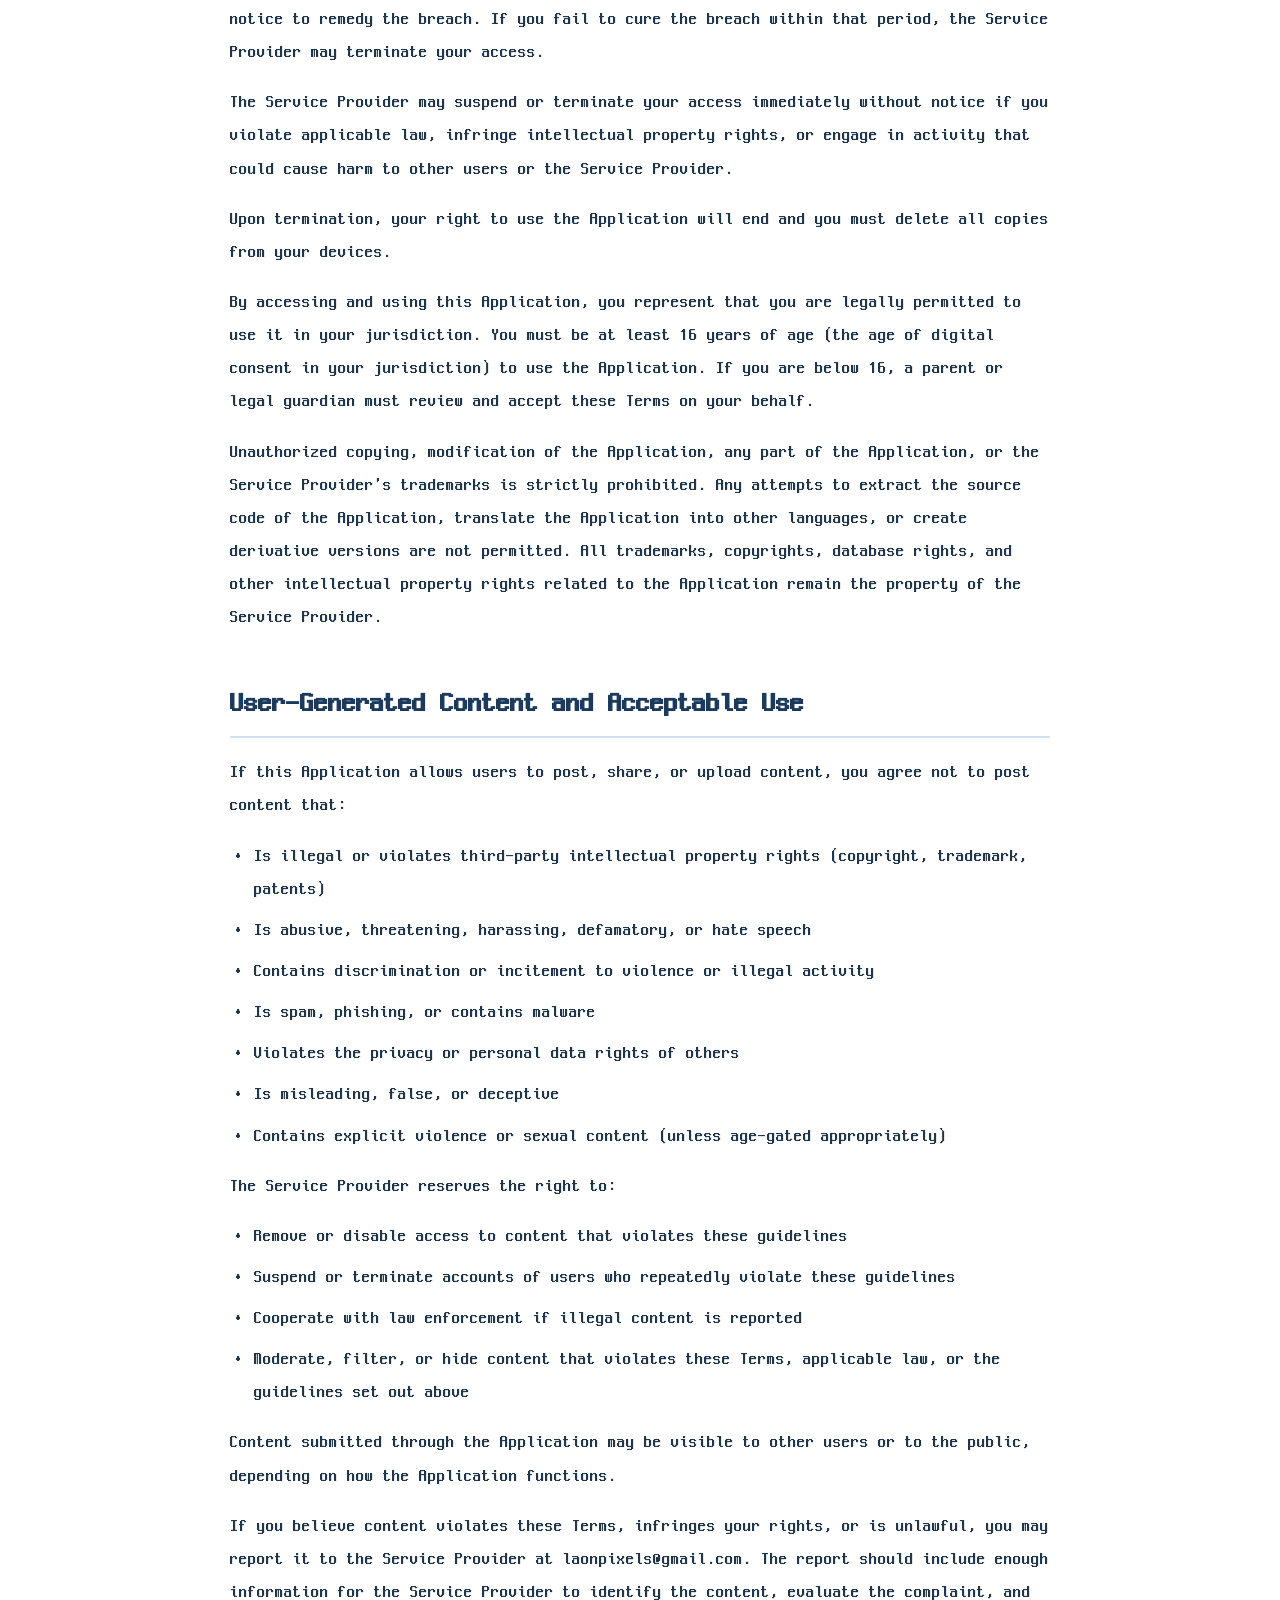
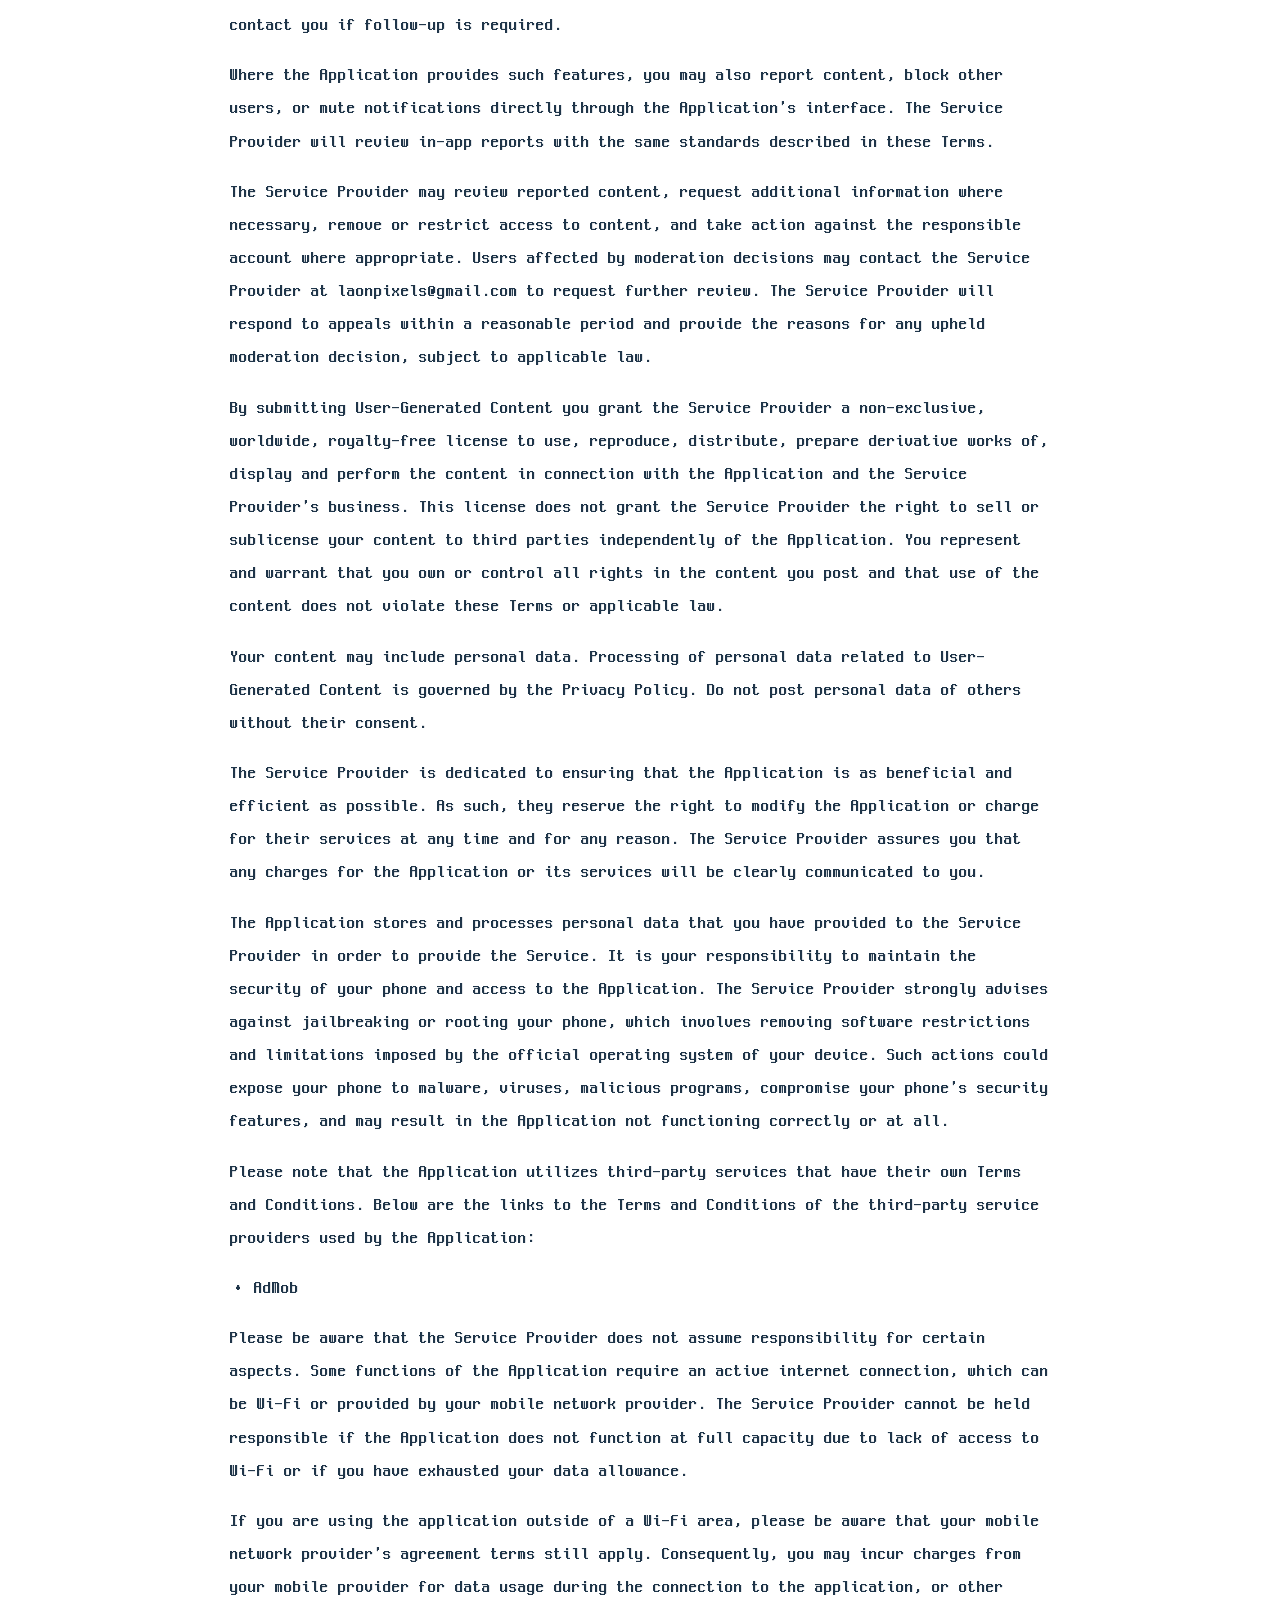
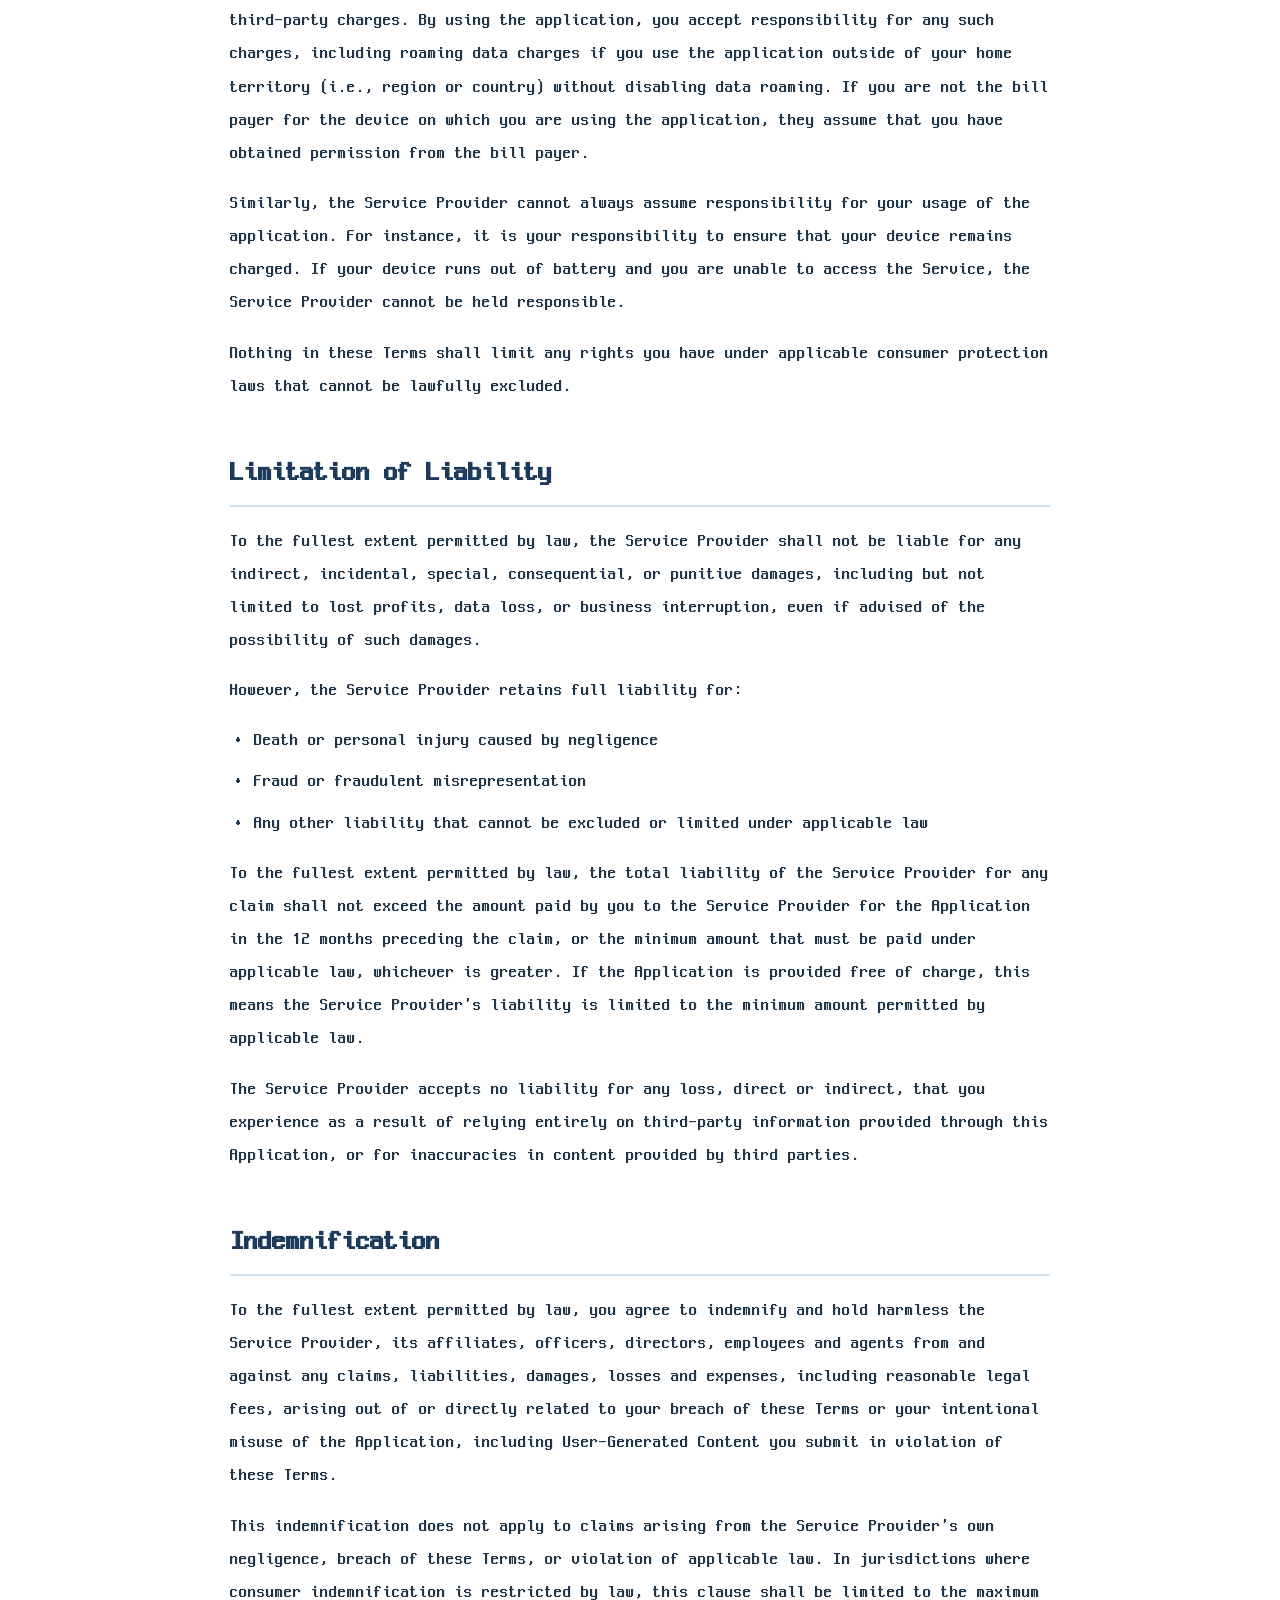
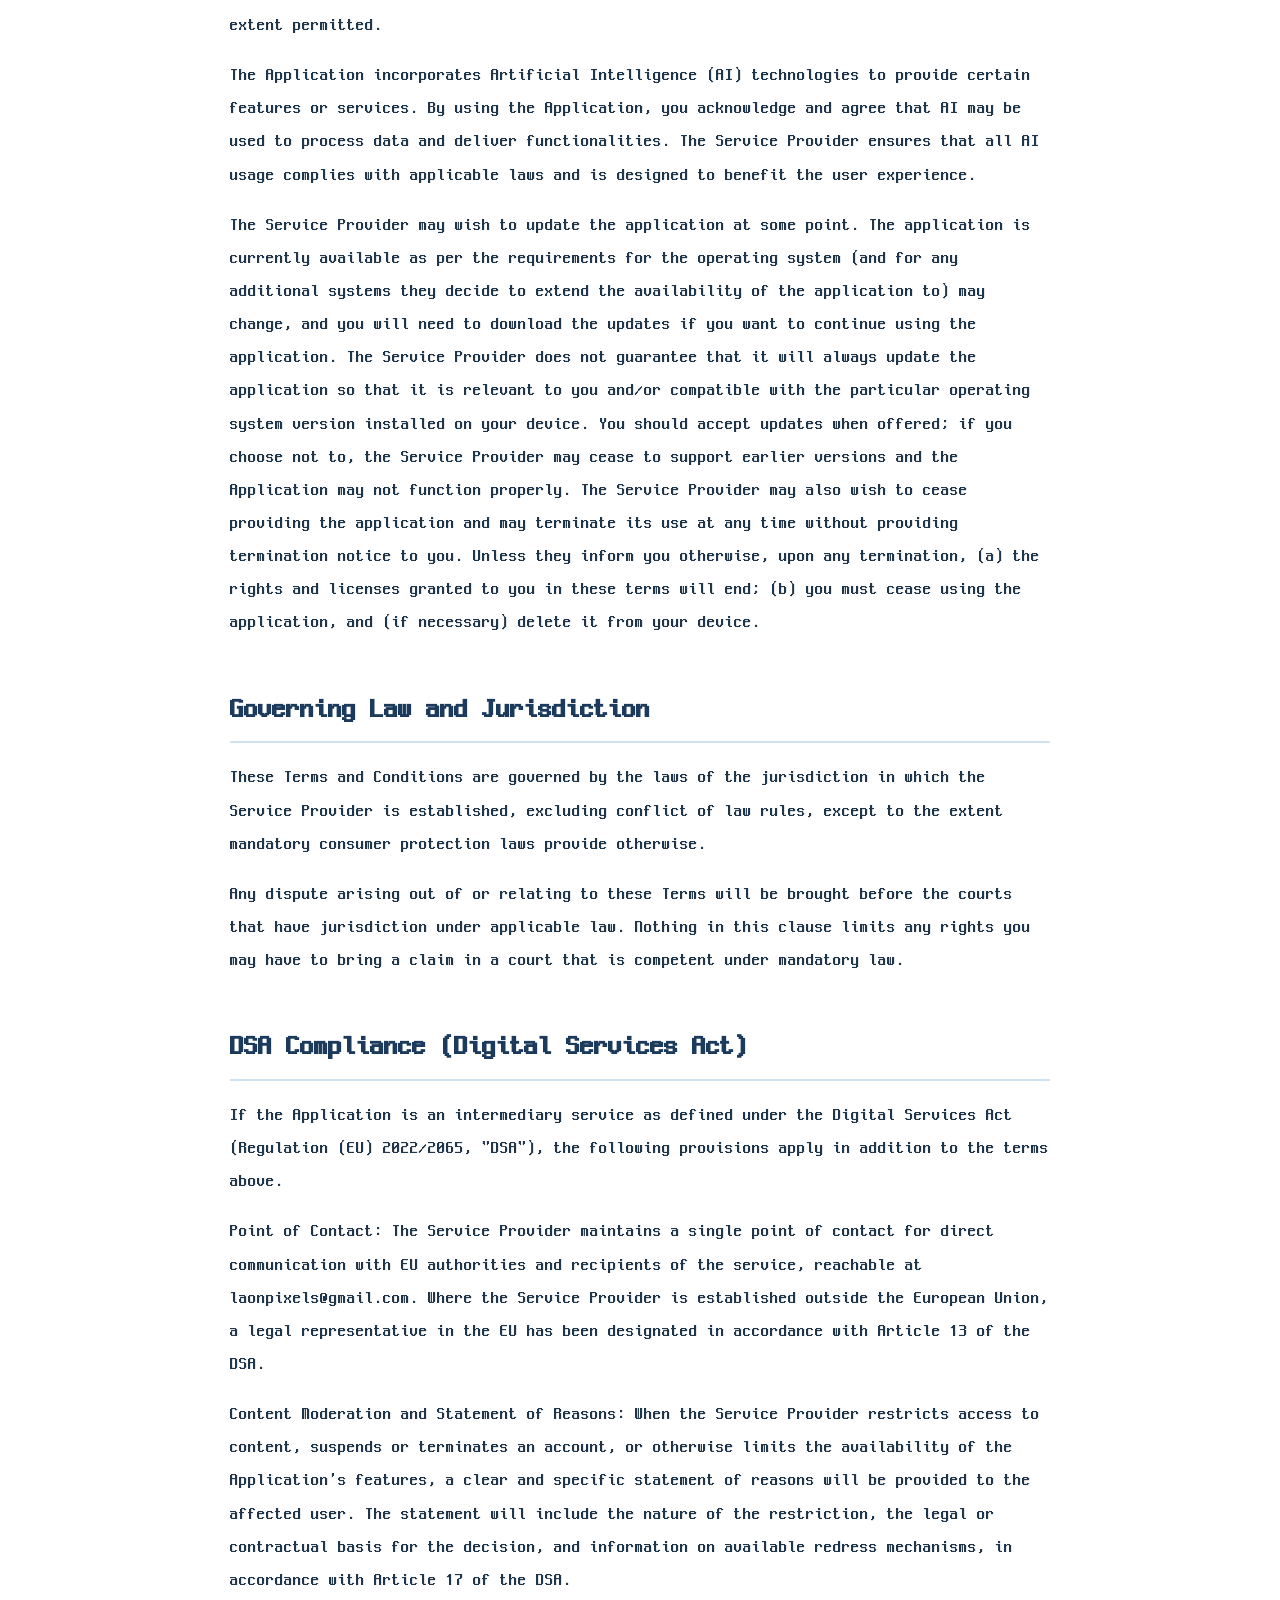
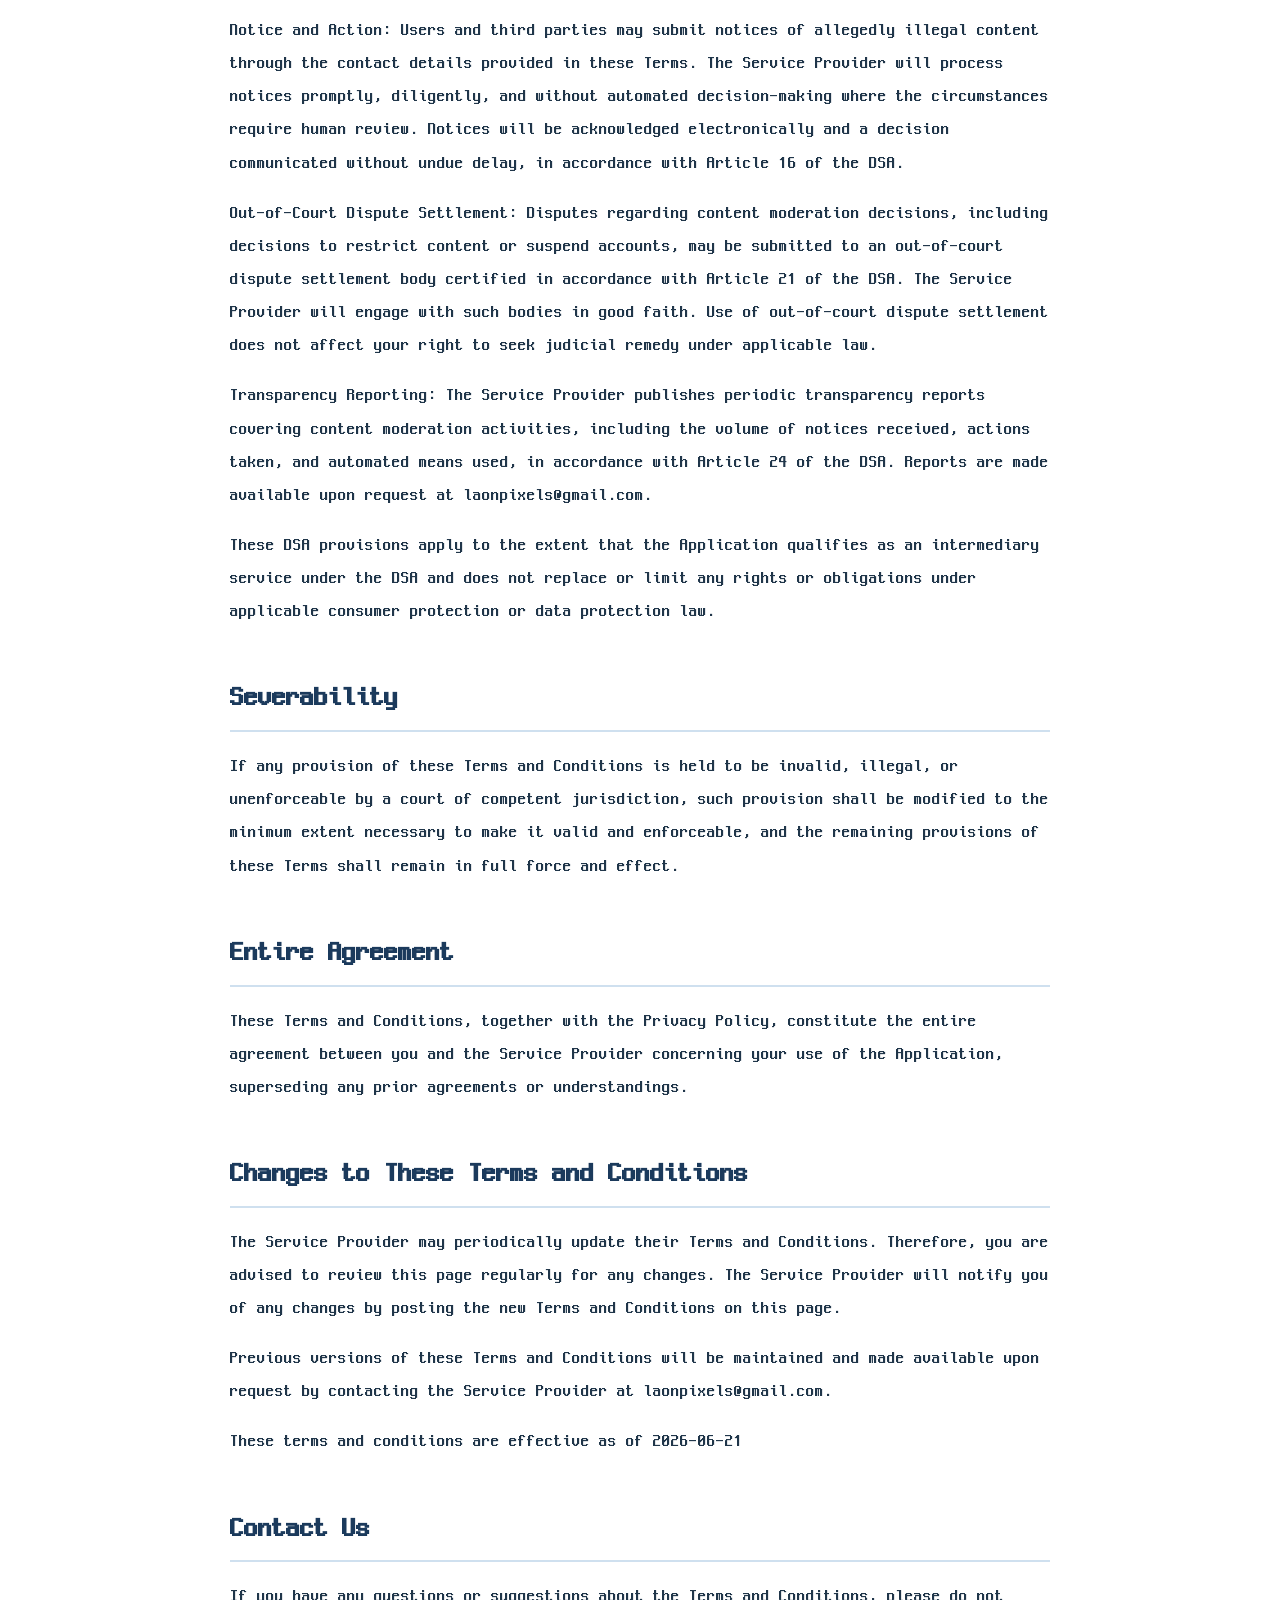
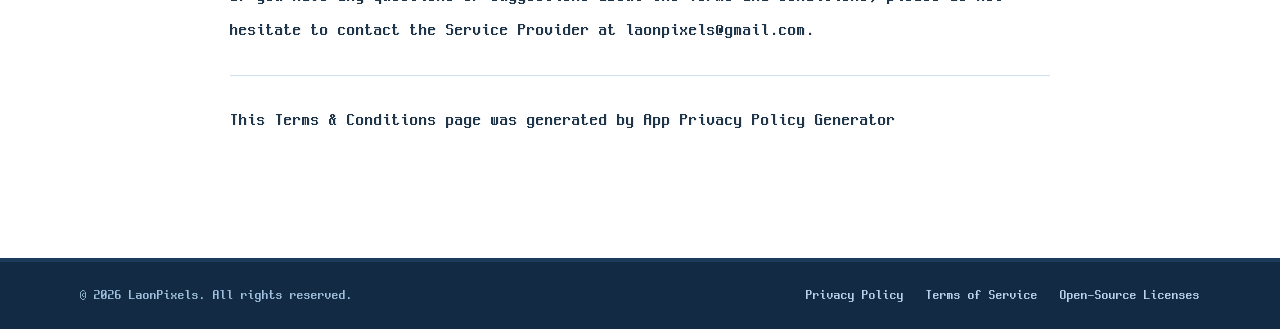
<file: terms.html>
<!DOCTYPE html>
<html lang="ko">
<head>
  <meta charset="UTF-8">
  <meta name="viewport" content="width=device-width, initial-scale=1, viewport-fit=cover">
  <title data-i18n="meta.titleTerms">이용약관 — Drag & Shot</title>
  <meta name="description" content="Drag & Shot 이용약관">
  <meta name="theme-color" content="#7cb8e8">
  <link rel="icon" type="image/png" href="assets/game/app_icon.png?v=3">
  <link rel="stylesheet" href="css/styles.css?v=131">
</head>
<body>

  <header class="site-header is-revealed">
    <div class="container">
      <nav class="nav" aria-label="Main">
        <div class="nav__left">
          <a class="brand nav__reveal" href="index.html#top" aria-label="DRAG & SHOT home">
            <span class="brand__wordmark">
              <img src="assets/game/wordmark_dragshot.png" class="px" alt="DRAG & SHOT" width="184" height="24">
            </span>
          </a>

          <a class="header-version" href="patch-notes.html" aria-label="버전 정보 — 패치 노트 보기">
            <span class="header-version__icon" aria-hidden="true"></span>
            <span class="header-version__text">v 1.0.0</span>
          </a>
        </div>

        <div class="nav__right">
          <ul class="nav__links">
            <li><a class="nav-link--patch" href="patch-notes.html" data-i18n="nav.patch">패치 노트</a></li>
            <li><a href="index.html#faq" data-i18n="nav.faq">FAQ</a></li>
            <li><a href="index.html#contact" data-i18n="nav.contact">문의하기</a></li>
            <li><a href="index.html#download" data-i18n="nav.download">다운로드</a></li>
          </ul>

          <span class="nav__divider" aria-hidden="true"></span>

          <div class="lang-toggle" role="group" aria-label="Language">
            <button type="button" data-lang-btn="ko" aria-pressed="true">KO</button>
            <button type="button" data-lang-btn="en" aria-pressed="false">EN</button>
          </div>

          <button class="nav__toggle" type="button" aria-label="메뉴 열기"
                  aria-expanded="false" aria-controls="mobile-menu"
                  data-i18n-attr="aria-label:nav.menuOpen">
            <span></span><span></span><span></span>
          </button>
        </div>
      </nav>
    </div>
  </header>

  <div class="mobile-menu" id="mobile-menu">
    <a class="web-btn web-btn--white" href="patch-notes.html">
      <span class="web-btn__bg" aria-hidden="true">
        <span class="web-btn__seg web-btn__seg--left"></span>
        <span class="web-btn__seg web-btn__seg--center"></span>
        <span class="web-btn__seg web-btn__seg--right"></span>
      </span>
      <span class="web-btn__label" data-i18n="nav.patch">패치 노트</span>
    </a>
    <a class="web-btn web-btn--white" href="index.html#faq">
      <span class="web-btn__bg" aria-hidden="true">
        <span class="web-btn__seg web-btn__seg--left"></span>
        <span class="web-btn__seg web-btn__seg--center"></span>
        <span class="web-btn__seg web-btn__seg--right"></span>
      </span>
      <span class="web-btn__label" data-i18n="nav.faq">FAQ</span>
    </a>
    <a class="web-btn web-btn--white" href="index.html#contact">
      <span class="web-btn__bg" aria-hidden="true">
        <span class="web-btn__seg web-btn__seg--left"></span>
        <span class="web-btn__seg web-btn__seg--center"></span>
        <span class="web-btn__seg web-btn__seg--right"></span>
      </span>
      <span class="web-btn__label" data-i18n="nav.contact">문의하기</span>
    </a>
    <a class="web-btn web-btn--orange" href="index.html#download">
      <span class="web-btn__bg" aria-hidden="true">
        <span class="web-btn__seg web-btn__seg--left"></span>
        <span class="web-btn__seg web-btn__seg--center"></span>
        <span class="web-btn__seg web-btn__seg--right"></span>
      </span>
      <span class="web-btn__label" data-i18n="nav.download">다운로드</span>
    </a>
    <div class="mobile-menu__lang">
      <div class="lang-toggle" role="group" aria-label="Language">
        <button type="button" data-lang-btn="ko" aria-pressed="true">KO</button>
        <button type="button" data-lang-btn="en" aria-pressed="false">EN</button>
      </div>
    </div>
  </div>

  <main>
    <div class="page-hero page-hero--dark">
      <div class="container">
        <h1 data-i18n="terms.title">이용약관</h1>
        <p data-i18n="terms.subtitle"></p>
      </div>
    </div>

    <section class="section section--tight">
      <div class="container">
        <a class="back-link" href="index.html">
          <span aria-hidden="true">&lt;</span> <span data-i18n="terms.back">홈으로 돌아가기</span>
        </a>
        <div class="doc">

          <h2>Terms &amp; Conditions</h2>
          <p>These terms and conditions apply to the Drag & Shot app for mobile devices, together with any related services operated by LaonPixels (collectively, the "Application"). LaonPixels is hereby referred to as the "Service Provider".</p>
          <p>By downloading or using the Application, you agree to these Terms and Conditions. You should read them carefully before using the Application.</p>

          <h2>License to use the Application</h2>
          <p>Subject to your compliance with these Terms, the Service Provider grants you a limited, non-exclusive, non-transferable, revocable license to install and use the Application on a mobile device for personal or internal business purposes. You may not reproduce, distribute, modify, create derivative works from, reverse engineer, decompile, or disassemble the Application, except as and only to the extent that such activity is expressly permitted by applicable law.</p>

          <h2>Intellectual Property</h2>
          <p>The Service Provider retains all intellectual property rights in the Application, including its code, design, trademarks, service marks, trade names, logos, and branding (the "IP"). Nothing in these Terms grants you any license or right to use the Service Provider's trademarks, logos, or branding for any purpose. You agree not to remove, alter, or obscure any copyright, trademark, or other proprietary notices displayed in or on the Application.</p>

          <h2>Termination</h2>
          <p>The Service Provider may suspend your access to the Application or services if you materially breach these Terms. The Service Provider will provide you with written notice of the breach and, where the breach is capable of cure, you will have 14 days from receipt of notice to remedy the breach. If you fail to cure the breach within that period, the Service Provider may terminate your access.</p>
          <p>The Service Provider may suspend or terminate your access immediately without notice if you violate applicable law, infringe intellectual property rights, or engage in activity that could cause harm to other users or the Service Provider.</p>
          <p>Upon termination, your right to use the Application will end and you must delete all copies from your devices.</p>
          <p>By accessing and using this Application, you represent that you are legally permitted to use it in your jurisdiction. You must be at least 16 years of age (the age of digital consent in your jurisdiction) to use the Application. If you are below 16, a parent or legal guardian must review and accept these Terms on your behalf.</p>
          <p>Unauthorized copying, modification of the Application, any part of the Application, or the Service Provider's trademarks is strictly prohibited. Any attempts to extract the source code of the Application, translate the Application into other languages, or create derivative versions are not permitted. All trademarks, copyrights, database rights, and other intellectual property rights related to the Application remain the property of the Service Provider.</p>

          <h2>User-Generated Content and Acceptable Use</h2>
          <p>If this Application allows users to post, share, or upload content, you agree not to post content that:</p>
          <ul>
            <li>Is illegal or violates third-party intellectual property rights (copyright, trademark, patents)</li>
            <li>Is abusive, threatening, harassing, defamatory, or hate speech</li>
            <li>Contains discrimination or incitement to violence or illegal activity</li>
            <li>Is spam, phishing, or contains malware</li>
            <li>Violates the privacy or personal data rights of others</li>
            <li>Is misleading, false, or deceptive</li>
            <li>Contains explicit violence or sexual content (unless age-gated appropriately)</li>
          </ul>
          <p>The Service Provider reserves the right to:</p>
          <ul>
            <li>Remove or disable access to content that violates these guidelines</li>
            <li>Suspend or terminate accounts of users who repeatedly violate these guidelines</li>
            <li>Cooperate with law enforcement if illegal content is reported</li>
            <li>Moderate, filter, or hide content that violates these Terms, applicable law, or the guidelines set out above</li>
          </ul>
          <p>Content submitted through the Application may be visible to other users or to the public, depending on how the Application functions.</p>
          <p>If you believe content violates these Terms, infringes your rights, or is unlawful, you may report it to the Service Provider at laonpixels@gmail.com. The report should include enough information for the Service Provider to identify the content, evaluate the complaint, and contact you if follow-up is required.</p>
          <p>Where the Application provides such features, you may also report content, block other users, or mute notifications directly through the Application's interface. The Service Provider will review in-app reports with the same standards described in these Terms.</p>
          <p>The Service Provider may review reported content, request additional information where necessary, remove or restrict access to content, and take action against the responsible account where appropriate. Users affected by moderation decisions may contact the Service Provider at laonpixels@gmail.com to request further review. The Service Provider will respond to appeals within a reasonable period and provide the reasons for any upheld moderation decision, subject to applicable law.</p>
          <p>By submitting User-Generated Content you grant the Service Provider a non-exclusive, worldwide, royalty-free license to use, reproduce, distribute, prepare derivative works of, display and perform the content in connection with the Application and the Service Provider's business. This license does not grant the Service Provider the right to sell or sublicense your content to third parties independently of the Application. You represent and warrant that you own or control all rights in the content you post and that use of the content does not violate these Terms or applicable law.</p>
          <p>Your content may include personal data. Processing of personal data related to User-Generated Content is governed by the Privacy Policy. Do not post personal data of others without their consent.</p>
          <p>The Service Provider is dedicated to ensuring that the Application is as beneficial and efficient as possible. As such, they reserve the right to modify the Application or charge for their services at any time and for any reason. The Service Provider assures you that any charges for the Application or its services will be clearly communicated to you.</p>
          <p>The Application stores and processes personal data that you have provided to the Service Provider in order to provide the Service. It is your responsibility to maintain the security of your phone and access to the Application. The Service Provider strongly advises against jailbreaking or rooting your phone, which involves removing software restrictions and limitations imposed by the official operating system of your device. Such actions could expose your phone to malware, viruses, malicious programs, compromise your phone's security features, and may result in the Application not functioning correctly or at all.</p>
          <p>Please note that the Application utilizes third-party services that have their own Terms and Conditions. Below are the links to the Terms and Conditions of the third-party service providers used by the Application:</p>
          <ul>
            <li><a href="https://policies.google.com/technologies/partner-sites" target="_blank" rel="noopener">AdMob</a></li>
          </ul>
          <p>Please be aware that the Service Provider does not assume responsibility for certain aspects. Some functions of the Application require an active internet connection, which can be Wi-Fi or provided by your mobile network provider. The Service Provider cannot be held responsible if the Application does not function at full capacity due to lack of access to Wi-Fi or if you have exhausted your data allowance.</p>
          <p>If you are using the application outside of a Wi-Fi area, please be aware that your mobile network provider's agreement terms still apply. Consequently, you may incur charges from your mobile provider for data usage during the connection to the application, or other third-party charges. By using the application, you accept responsibility for any such charges, including roaming data charges if you use the application outside of your home territory (i.e., region or country) without disabling data roaming. If you are not the bill payer for the device on which you are using the application, they assume that you have obtained permission from the bill payer.</p>
          <p>Similarly, the Service Provider cannot always assume responsibility for your usage of the application. For instance, it is your responsibility to ensure that your device remains charged. If your device runs out of battery and you are unable to access the Service, the Service Provider cannot be held responsible.</p>
          <p>Nothing in these Terms shall limit any rights you have under applicable consumer protection laws that cannot be lawfully excluded.</p>

          <h2>Limitation of Liability</h2>
          <p>To the fullest extent permitted by law, the Service Provider shall not be liable for any indirect, incidental, special, consequential, or punitive damages, including but not limited to lost profits, data loss, or business interruption, even if advised of the possibility of such damages.</p>
          <p>However, the Service Provider retains full liability for:</p>
          <ul>
            <li>Death or personal injury caused by negligence</li>
            <li>Fraud or fraudulent misrepresentation</li>
            <li>Any other liability that cannot be excluded or limited under applicable law</li>
          </ul>
          <p>To the fullest extent permitted by law, the total liability of the Service Provider for any claim shall not exceed the amount paid by you to the Service Provider for the Application in the 12 months preceding the claim, or the minimum amount that must be paid under applicable law, whichever is greater. If the Application is provided free of charge, this means the Service Provider's liability is limited to the minimum amount permitted by applicable law.</p>
          <p>The Service Provider accepts no liability for any loss, direct or indirect, that you experience as a result of relying entirely on third-party information provided through this Application, or for inaccuracies in content provided by third parties.</p>

          <h2>Indemnification</h2>
          <p>To the fullest extent permitted by law, you agree to indemnify and hold harmless the Service Provider, its affiliates, officers, directors, employees and agents from and against any claims, liabilities, damages, losses and expenses, including reasonable legal fees, arising out of or directly related to your breach of these Terms or your intentional misuse of the Application, including User-Generated Content you submit in violation of these Terms.</p>
          <p>This indemnification does not apply to claims arising from the Service Provider's own negligence, breach of these Terms, or violation of applicable law. In jurisdictions where consumer indemnification is restricted by law, this clause shall be limited to the maximum extent permitted.</p>
          <p>The Application incorporates Artificial Intelligence (AI) technologies to provide certain features or services. By using the Application, you acknowledge and agree that AI may be used to process data and deliver functionalities. The Service Provider ensures that all AI usage complies with applicable laws and is designed to benefit the user experience.</p>
          <p>The Service Provider may wish to update the application at some point. The application is currently available as per the requirements for the operating system (and for any additional systems they decide to extend the availability of the application to) may change, and you will need to download the updates if you want to continue using the application. The Service Provider does not guarantee that it will always update the application so that it is relevant to you and/or compatible with the particular operating system version installed on your device. You should accept updates when offered; if you choose not to, the Service Provider may cease to support earlier versions and the Application may not function properly. The Service Provider may also wish to cease providing the application and may terminate its use at any time without providing termination notice to you. Unless they inform you otherwise, upon any termination, (a) the rights and licenses granted to you in these terms will end; (b) you must cease using the application, and (if necessary) delete it from your device.</p>

          <h2>Governing Law and Jurisdiction</h2>
          <p>These Terms and Conditions are governed by the laws of the jurisdiction in which the Service Provider is established, excluding conflict of law rules, except to the extent mandatory consumer protection laws provide otherwise.</p>
          <p>Any dispute arising out of or relating to these Terms will be brought before the courts that have jurisdiction under applicable law. Nothing in this clause limits any rights you may have to bring a claim in a court that is competent under mandatory law.</p>

          <h2>DSA Compliance (Digital Services Act)</h2>
          <p>If the Application is an intermediary service as defined under the Digital Services Act (Regulation (EU) 2022/2065, "DSA"), the following provisions apply in addition to the terms above.</p>
          <p>Point of Contact: The Service Provider maintains a single point of contact for direct communication with EU authorities and recipients of the service, reachable at laonpixels@gmail.com. Where the Service Provider is established outside the European Union, a legal representative in the EU has been designated in accordance with Article 13 of the DSA.</p>
          <p>Content Moderation and Statement of Reasons: When the Service Provider restricts access to content, suspends or terminates an account, or otherwise limits the availability of the Application's features, a clear and specific statement of reasons will be provided to the affected user. The statement will include the nature of the restriction, the legal or contractual basis for the decision, and information on available redress mechanisms, in accordance with Article 17 of the DSA.</p>
          <p>Notice and Action: Users and third parties may submit notices of allegedly illegal content through the contact details provided in these Terms. The Service Provider will process notices promptly, diligently, and without automated decision-making where the circumstances require human review. Notices will be acknowledged electronically and a decision communicated without undue delay, in accordance with Article 16 of the DSA.</p>
          <p>Out-of-Court Dispute Settlement: Disputes regarding content moderation decisions, including decisions to restrict content or suspend accounts, may be submitted to an out-of-court dispute settlement body certified in accordance with Article 21 of the DSA. The Service Provider will engage with such bodies in good faith. Use of out-of-court dispute settlement does not affect your right to seek judicial remedy under applicable law.</p>
          <p>Transparency Reporting: The Service Provider publishes periodic transparency reports covering content moderation activities, including the volume of notices received, actions taken, and automated means used, in accordance with Article 24 of the DSA. Reports are made available upon request at laonpixels@gmail.com.</p>
          <p>These DSA provisions apply to the extent that the Application qualifies as an intermediary service under the DSA and does not replace or limit any rights or obligations under applicable consumer protection or data protection law.</p>

          <h2>Severability</h2>
          <p>If any provision of these Terms and Conditions is held to be invalid, illegal, or unenforceable by a court of competent jurisdiction, such provision shall be modified to the minimum extent necessary to make it valid and enforceable, and the remaining provisions of these Terms shall remain in full force and effect.</p>

          <h2>Entire Agreement</h2>
          <p>These Terms and Conditions, together with the Privacy Policy, constitute the entire agreement between you and the Service Provider concerning your use of the Application, superseding any prior agreements or understandings.</p>

          <h2>Changes to These Terms and Conditions</h2>
          <p>The Service Provider may periodically update their Terms and Conditions. Therefore, you are advised to review this page regularly for any changes. The Service Provider will notify you of any changes by posting the new Terms and Conditions on this page.</p>
          <p>Previous versions of these Terms and Conditions will be maintained and made available upon request by contacting the Service Provider at laonpixels@gmail.com.</p>
          <p>These terms and conditions are effective as of 2026-06-21</p>

          <h2>Contact Us</h2>
          <p>If you have any questions or suggestions about the Terms and Conditions, please do not hesitate to contact the Service Provider at laonpixels@gmail.com.</p>

          <hr style="border:0;border-top:1px solid var(--line);margin:28px 0;">

          <p>This Terms &amp; Conditions page was generated by <a href="https://app-privacy-policy-generator.nisrulz.com/" target="_blank" rel="noopener">App Privacy Policy Generator</a></p>

        </div>
      </div>
    </section>
  </main>

  <footer class="site-footer">
    <div class="container footer-inner">
      <span class="footer-copy" data-i18n="footer.rights">© 2026 LaonPixels. All rights reserved.</span>
      <nav class="footer-links" aria-label="Legal">
        <a href="privacy.html" data-i18n="footer.linkPrivacy">개인정보 처리방침</a>
        <a href="terms.html" data-i18n="footer.linkTerms">이용약관</a>
        <a href="oss-license.html" data-i18n="footer.linkOss">오픈소스 라이센스</a>
      </nav>
    </div>
  </footer>

  <script src="js/translations.js?v=22"></script>
  <script src="js/i18n.js?v=2"></script>
  <script src="js/main.js?v=35"></script>
</body>
</html>
</file>
<file: css/styles.css>
/* =========================================================================
   DRAG & SHOT — game landing site
   Mobile-first, vanilla CSS. Design tokens pulled from the title-screen art.
   ========================================================================= */

/* ---- Fonts ------------------------------------------------------------- */
/* 네오 둥근모(NeoDunggeunmo) 단일 폰트로 통일 (로컬 self-host) */
@font-face {
  font-family: "NeoDunggeunmo";
  src: url("../assets/fonts/neodgm.ttf") format("truetype");
  font-weight: 400;
  font-style: normal;
  font-display: swap;
}

/* Galmuri11 — same font the in-game version badge uses (main_menu_screen.dart) */
@font-face {
  font-family: "Galmuri11";
  src: url("../assets/fonts/Galmuri11.ttf") format("truetype");
  font-weight: 400;
  font-style: normal;
  font-display: swap;
}
@font-face {
  font-family: "Galmuri11";
  src: url("../assets/fonts/Galmuri11-Bold.ttf") format("truetype");
  font-weight: 700;
  font-style: normal;
  font-display: swap;
}

/* ---- Design tokens ----------------------------------------------------- */
:root {
  --sky-top:    #d8edfb;
  --sky-mid:    #a9d6f5;
  --sky-bottom: #7cb8e8;
  --skyline:    #6aa6da;
  --ball:       #e8742c;
  --ball-dark:  #c75a1e;
  --rim:        #e85d2a;
  --navy:       #1b3a5c;
  --navy-deep:  #122a44;
  --white:      #ffffff;
  --card:       #ffffff;
  --ink:        #20364a;
  --ink-soft:   #51697e;
  --shadow:     #16314d;
  --line:       #cfe0ef;

  /* 네오 둥근모 폰트로 전체 텍스트(픽셀/본문/모노 포함) 통일 */
  --pixel:       "NeoDunggeunmo", monospace;
  --sans:        "NeoDunggeunmo", monospace;
  --sans-body:   "NeoDunggeunmo", monospace;

  --radius: 14px;
  --radius-sm: 10px;
  --header-h: 64px;
  --maxw: 1160px;
  --hard: 4px 4px 0 var(--shadow);
  --hard-sm: 3px 3px 0 var(--shadow);
}

/* ---- Reset / base ------------------------------------------------------ */
*, *::before, *::after { box-sizing: border-box; }

html {
  scroll-behavior: smooth;
  scroll-padding-top: calc(var(--header-h) + 12px);
  -webkit-text-size-adjust: 100%;
  overflow-x: hidden;
}

body {
  margin: 0;
  min-height: 100dvh;
  display: flex;
  flex-direction: column;
  padding-top: var(--header-h);
  font-family: var(--sans-body);
  color: var(--ink);
  background: var(--white);
  line-height: 1.8;
  font-size: 15px;
  -webkit-font-smoothing: antialiased;
  -moz-osx-font-smoothing: grayscale;
  overflow-x: hidden;
}
/* sticky footer: on short pages / when mobile Safari's toolbar collapses
   and grows the (dvh-tracked) viewport, main absorbs the extra space so
   the navy footer always reaches the true bottom edge instead of leaving
   a gap of body's white background below it */
main { flex: 1 0 auto; }

img, svg { max-width: 100%; display: block; }

/* crisp scaling for pixel-art sprites pulled from the game */
.px {
  image-rendering: pixelated;
  image-rendering: -moz-crisp-edges;
  image-rendering: crisp-edges;
}
a { color: inherit; text-decoration: none; }
button { font-family: inherit; cursor: pointer; }
ul { margin: 0; padding: 0; list-style: none; }

:focus-visible {
  outline: 3px solid var(--ball);
  outline-offset: 3px;
  border-radius: 4px;
}

.container {
  width: 100%;
  max-width: var(--maxw);
  margin-inline: auto;
  padding-inline: 20px;
}

.pixel { font-family: var(--pixel); line-height: 1.5; letter-spacing: 0; }

/* ---- Section scaffolding ---------------------------------------------- */
.section { padding-block: clamp(56px, 9vw, 104px); }
.section--tint { background: #eef6fd; border-block: 3px solid var(--line); }
/* pull the back-link + content up closer to the title hero */
.section--tight { padding-top: clamp(26px, 4vw, 40px); }

.section-head { text-align: center; margin-bottom: clamp(28px, 5vw, 52px); }
.section-head h2 {
  font-family: var(--pixel);
  font-weight: 700;
  font-size: clamp(20px, 4.5vw, 30px);
  color: var(--navy);
  margin: 0 0 14px;
  letter-spacing: 0;
  word-spacing: -0.18em;
  line-height: 1.55;
  text-shadow: 2px 2px 0 #b9d6ee;
}
.section-head p {
  margin: 0 auto;
  max-width: 56ch;
  color: var(--ink-soft);
  font-family: var(--sans-body);
  font-size: clamp(14px, 2vw, 16px);
}
#features .section-head { margin-bottom: clamp(42px, 6.5vw, 72px); }
#features .section-head h2 { font-size: clamp(26px, 5.8vw, 40px); margin-bottom: 26px; }
#features .section-head p  { font-size: clamp(15px, 2.2vw, 18px); max-width: 68ch; }

/* ---- Buttons ----------------------------------------------------------- */
.btn {
  display: inline-flex;
  align-items: center;
  justify-content: center;
  gap: 10px;
  font-family: var(--pixel);
  font-weight: 700;
  font-size: 12px;
  letter-spacing: 0;
  word-spacing: -0.1em;
  padding: 14px 20px;
  border-radius: var(--radius-sm);
  border: 3px solid var(--navy);
  background: var(--white);
  color: var(--navy);
  box-shadow: var(--hard);
  transition: transform .08s ease, box-shadow .08s ease, background .15s ease;
  text-align: center;
}
.btn:hover { transform: translate(-2px, -2px); box-shadow: 6px 6px 0 var(--shadow); }
.btn:active { transform: translate(2px, 2px); box-shadow: 1px 1px 0 var(--shadow); }

.btn--primary { background: var(--ball); color: #fff; border-color: var(--navy); }

/* ---- Header / navigation ---------------------------------------------- */
.site-header {
  position: fixed;
  top: 0;
  left: 0;
  right: 0;
  z-index: 50;
  background: rgba(255, 255, 255, .92);
  backdrop-filter: blur(4px);
  -webkit-backdrop-filter: blur(4px);
  border-bottom: 1px solid rgba(27, 58, 92, .08);
  box-shadow:
    inset 0 1px 0 rgba(255, 255, 255, .9),
    0 8px 24px rgba(27, 58, 92, .1);
}
.nav {
  height: var(--header-h);
  display: flex;
  align-items: center;
  justify-content: space-between;
  gap: 16px;
}

/* left cluster: version badge + brand wordmark */
.nav__left { display: flex; align-items: center; gap: 7px; }

/* brand (left title) */
.brand { display: flex; align-items: center; gap: 10px; }
.brand__wordmark {
  display: inline-flex;
  align-items: center;
  justify-content: center;
  gap: 4px;
  /* full size on wider screens; on narrow phones the 6.5vw cap takes over so
     the title shrinks and stops shoving the menu button off the right edge
     (iPhone mini/SE, small Androids). The revealed .nav__reveal container
     width below is scaled to match. */
  height: min(calc(var(--header-h) * 4 / 7 * 0.9), 6.5vw);
  white-space: nowrap;
  /* same in-game overlay shadow spec as the hero wordmark: y:2, blur:1, 50% black */
  filter: drop-shadow(0 2px 1px rgba(0, 0, 0, .5));
}
.brand__wordmark img { display: block; height: 100%; width: auto; flex: none; }
/* version button — replicates the title-screen version badge in-game
   (empty icon frame + overlaid "v X.Y.Z" text, see main_menu_screen.dart) */
.header-version {
  --icon-h: 28.8px;
  position: relative;
  display: inline-flex;
  align-items: center;
  justify-content: center;
  flex: 0 0 auto;
  text-decoration: none;
}
.header-version__icon {
  display: block;
  height: var(--icon-h);
  aspect-ratio: 26 / 12;
  background-image: url('../assets/game/title_version_icon_empty.png');
  background-repeat: no-repeat;
  background-size: 100% 100%;
  image-rendering: pixelated;
  image-rendering: -moz-crisp-edges;
  image-rendering: crisp-edges;
  filter: drop-shadow(0 2px 1px rgba(0, 0, 0, .5));
}
/* in-game the text sits in a Stack centered on the icon with
   EdgeInsets.only(bottom: iconH/12) — net effect: visual center
   shifted up by iconH/24 from the icon's true center */
.header-version__text {
  position: absolute;
  left: 50%;
  top: calc(50% - var(--icon-h) / 24);
  transform: translate(-50%, -50%);
  font-family: "Galmuri11", var(--pixel);
  font-weight: 700;
  font-size: 13px;
  line-height: 1;
  color: #000;
  text-shadow: 1px 1px 0 #9d9d9c;
  white-space: nowrap;
}

/* the hero-scoped copy of the version badge is desktop-hidden; on mobile it
   is pinned to the hero's top-left and the nav copy is hidden instead (see
   the mobile media query) */
.hero-version {
  display: none;
  position: absolute;
  top: 12px;
  left: 16px;
  z-index: 4;
}

/* the DRAG & SHOT wordmark in the header — hidden until the hero scrolls
   past, then slides in from the left (its reserved width pushes the
   version badge over by the same amount), and on the way back up it
   slides out to the left and fades — never squashing, since the
   wordmark images keep their natural size and are simply clipped by
   the shrinking/sliding window */
.nav__reveal {
  display: flex;
  align-items: center;
  overflow: hidden;
  width: 0;
  /* inset padding keeps the wordmark (and its drop-shadow) clear of the
     clipping edges on every side, so nothing gets cut off — at rest or
     mid-slide — and the reveal doesn't graze the version badge */
  padding: 4px 4px 4px 8px;
  box-sizing: content-box;
  opacity: 0;
  transition: width .8s cubic-bezier(.22, 1.12, .4, 1),
              opacity .5s ease;
  pointer-events: none;
}
.nav__reveal .brand__wordmark {
  transform: translateX(-32px);
  transition: transform .8s cubic-bezier(.22, 1.12, .4, 1);
}
.site-header.is-revealed .nav__reveal {
  /* scales down together with the wordmark height cap above so the revealed
     title never overflows into the menu button on narrow phones */
  width: min(246px, 49vw);
  opacity: 1;
  pointer-events: auto;
}
.site-header.is-revealed .nav__reveal .brand__wordmark {
  transform: translateX(0);
}
/* while the mobile menu is open, keep the title revealed no matter the
   scroll position; closing the menu reverts to the scroll-driven state
   above (shown only if scrolled past the hero) */
.nav.is-open .nav__reveal {
  width: min(246px, 49vw);
  opacity: 1;
  pointer-events: auto;
}
.nav.is-open .nav__reveal .brand__wordmark {
  transform: translateX(0);
}

/* right cluster */
.nav__right { display: flex; align-items: center; gap: 8px; }
.nav__links { display: none; }            /* shown on desktop */
.nav__right > .lang-toggle { display: none; } /* moves into the menu on mobile */
.nav__divider { display: none; }          /* shown on desktop, between links and lang toggle */

.nav__links a {
  font-family: var(--pixel);
  font-size: 18px;
  letter-spacing: 0;
  word-spacing: -0.1em;
  text-transform: uppercase;
  color: var(--navy);
  padding: 8px 10px;
  border-radius: 8px;
  white-space: nowrap;
  transition: color .15s ease, background .15s ease;
}
.nav__links a:hover { color: #2f6fb3; background: #f1f7fd; }

.nav__links a.nav-link--patch {
  padding: 8px 10px;
}

/* language toggle */
.lang-toggle {
  display: inline-flex;
  border: 3px solid var(--navy);
  border-radius: 8px;
  overflow: hidden;
  box-shadow: var(--hard-sm);
  background: var(--white);
}
.lang-toggle button {
  font-family: var(--pixel);
  font-size: 12px;
  padding: 8px 11px;
  border: 0;
  background: transparent;
  color: var(--navy);
}
.lang-toggle button[aria-pressed="true"] { background: var(--navy); color: #fff; }

/* decorative gear (matches title screen) */
/* hamburger */
/* pixel-art menu button (normal + pressed sprites). The old hamburger
   <span> bars are hidden and the button shows the sprite as a background,
   so no HTML change is needed and every page's header picks it up. */
.nav__toggle {
  width: 42px;
  height: 44px;
  padding: 0;
  border: 0;
  background: url("../assets/game/web_menu_button.png") center / contain no-repeat;
  image-rendering: pixelated;
  image-rendering: -moz-crisp-edges;
  image-rendering: crisp-edges;
  cursor: pointer;
}
.nav__toggle span { display: none; }
/* pressed sprite only while actively held down */
.nav__toggle:active {
  background-image: url("../assets/game/web_menu_button_pressed.png");
}

/* mobile overlay menu */
.mobile-menu {
  position: fixed;
  inset: var(--header-h) 0 0 0;
  background: var(--sky-top);
  background-image: linear-gradient(180deg, var(--sky-top), var(--sky-mid));
  border-top: 3px solid var(--navy);
  transform: translateY(-110%);
  transition: transform .3s ease;
  z-index: 40;
  display: flex;
  flex-direction: column;
  padding: 24px 20px calc(40px + env(safe-area-inset-bottom));
  gap: 16px;
  overflow-y: auto;
}
.mobile-menu.is-open { transform: translateY(0); }
/* menu items are full-width pixel web-buttons, stacked (capped so they
   don't stretch into thin bars on wide/landscape phone viewports).
   flex-shrink: 0 stops the column flex layout from squashing them
   below --btn-h when the short landscape viewport can't fit all of
   them — the menu scrolls (overflow-y: auto, above) instead. */
.mobile-menu .web-btn {
  --btn-h: 54px;
  width: 100%;
  max-width: 420px;
  min-height: var(--btn-h);
  flex-shrink: 0;
  margin-inline: auto;
  font-size: 15px;
  letter-spacing: 0;
  word-spacing: -0.1em;
}
.mobile-menu__lang { flex-shrink: 0; margin-top: auto; padding-top: 20px; display: flex; justify-content: center; }

body.menu-open { overflow: hidden; }

/* ---- Hero -------------------------------------------------------------- */
.hero {
  position: relative;
  min-height: 720px;
  display: flex;
  align-items: center;
  justify-content: center;
  text-align: center;
  padding: 40px clamp(28px, 7vw, 88px) calc(60px + env(safe-area-inset-bottom));
  background: linear-gradient(180deg, var(--sky-top) 0%, var(--sky-mid) 55%, var(--sky-bottom) 100%);
  overflow: hidden;
}
.hero__skyline {
  position: absolute;
  left: 0; right: 0; bottom: 0;
  height: clamp(64px, 11vw, 120px);
  background-image: url('../assets/game/city_skyline.png');
  background-repeat: repeat-x;
  background-position: bottom left;
  background-size: auto 100%;
  image-rendering: pixelated;
  image-rendering: -moz-crisp-edges;
  image-rendering: crisp-edges;
  pointer-events: none;
  z-index: 1;
}
.hero__inner { position: relative; z-index: 3; max-width: 1000px; text-align: center; }

/* sub text + CTA pinned to the bottom of the hero section */
/* Spans from roughly the title's bottom edge down to the section's
   bottom edge, then splits that band into two equal halves —
   `space-around` centers the sub text within the upper half and the
   download button within the lower half (an even-split approximation
   of "center each one in the band below the previous element"). */

.hero__foot {
  position: absolute;
  top: 58%;
  bottom: 0;
  left: 50%;
  transform: translateX(-50%);
  width: 100%;
  max-width: 760px;
  padding-inline: 20px;
  display: flex;
  flex-direction: column;
  justify-content: space-around;
  align-items: center;
  text-align: center;
  z-index: 3;
}
/* hero CTA is a wide, prominent web-button */
.hero__foot .web-btn {
  --btn-h: clamp(50px, 9vw, 64px);
  min-width: clamp(300px, 44vw, 460px);
  font-size: clamp(15px, 2.4vw, 19px);
}

/* pixel-art goal/backboard — pinned to top of hero, no bounce */
.hero__goal {
  position: absolute;
  top: 0;
  left: 50%;
  transform: translateX(-50%);
  width: clamp(320px, 82vw, 575px);
  height: auto;
  filter: drop-shadow(-4px 6px 0 rgba(18, 42, 68, .25));
  z-index: 2;
  pointer-events: none;
}

/* DRAG & SHOT horizontal pixel wordmark image */
.wordmark {
  display: flex;
  flex-direction: row;
  align-items: center;
  justify-content: center;
  margin: 4px 0 0;
  /* same in-game overlay shadow spec as the CTA button: y:2, blur:1, 50% black */
  filter: drop-shadow(0 2px 1px rgba(0, 0, 0, .5));
}
.wordmark__full { width: clamp(521px, 166vw, 1800px); height: auto; }
/* "BASKETBALL ARCADE" badge, perched above the top-left of DRAG — sized
   and positioned as % of the wrap (== the full lockup's own box) so it
   scales together with the wordmark at every viewport width */
.wordmark__wrap {
  position: relative;
  display: inline-block;
  animation: wordmark-pulse 3.6s ease-in-out infinite;
}
.wordmark__badge {
  position: absolute;
  top: -33%;
  left: 0.8%;
  width: 33.6%;
  height: auto;
}

@keyframes wordmark-pulse {
  0%, 100% { transform: scale(.95); }
  50% { transform: scale(1.05); }
}

/* bird flock canvas — sits behind UFO/jet, above gradient background */
.hero__birds {
  position: absolute;
  top: 0; left: 0;
  width: 100%; height: 100%;
  z-index: 0;
  pointer-events: none;
}

/* floating pixel decorations (UFO, jet) — positions/visibility controlled by JS */
.hero__flyer {
  position: absolute;
  z-index: 1;
  pointer-events: none;
  height: auto;
  display: none;
}
.hero__flyer--ufo { width: clamp(24px, 4.5vw, 48px); }
.hero__flyer--jet { width: clamp(22px, 4vw, 44px); }
.hero__sub {
  font-family: var(--sans-body);
  color: #fff;
  font-size: clamp(15px, 2.4vw, 18px);
  max-width: 38em;
  margin: 0 auto;
  margin-top: 30px;
  font-weight: 400;
  line-height: 1.6;
  text-shadow: 1px 2px 0 rgba(18, 42, 68, .45);
}
.hero__cta {
  display: flex;
  flex-wrap: wrap;
  gap: 14px;
  justify-content: center;
  transform: translateY(-10px);
}

/* pixel-art web button — 3-slice sprite (web_option UI kit) with white and
   orange colour variants: left + center(tiled) + right. Hover grows to
   1.05× on a smooth ease (and eases back on leave); :active swaps to the
   pressed sprite. Shared by the hero CTA and the mobile menu items. */
.web-btn {
  --btn-h: clamp(48px, 8.5vw, 60px);
  position: relative;
  display: inline-flex;
  align-items: center;
  justify-content: center;
  height: var(--btn-h);
  padding: 0 clamp(24px, 6vw, 40px);
  font-family: var(--pixel);
  font-size: clamp(15px, 2.4vw, 19px);
  font-weight: 700;
  text-decoration: none;
  transition: transform .2s ease;
  /* in-game overlay shadow spec (y:2, blur:1, 50% black); follows the
     sprite's alpha so frame + label share one shadow */
  filter: drop-shadow(0 2px 1px rgba(0, 0, 0, .5));
}
.web-btn:hover { transform: scale(1.05); }
.web-btn:active { transform: scale(1.02) translateY(1px); transition-duration: .06s; }
.web-btn__bg {
  position: absolute;
  inset: 0;
  display: flex;
  z-index: 0;
  pointer-events: none;
}
.web-btn__seg {
  height: 100%;
  image-rendering: pixelated;
  image-rendering: -moz-crisp-edges;
  image-rendering: crisp-edges;
}
.web-btn__seg--left,
.web-btn__seg--right {
  flex: 0 0 auto;
  aspect-ratio: 13 / 16;
  background-repeat: no-repeat;
  background-size: 100% 100%;
}
.web-btn__seg--center {
  flex: 1 1 auto;
  background-repeat: repeat-x;
  background-size: auto 100%;
}
.web-btn__label {
  position: relative;
  z-index: 1;
  white-space: nowrap;
}

/* white variant — dark label */
.web-btn--white { color: var(--navy); }
.web-btn--white .web-btn__seg--left   { background-image: url('../assets/game/button/white/web_option_button_white_left.png'); }
.web-btn--white .web-btn__seg--center { background-image: url('../assets/game/button/white/web_option_button_white_center.png'); }
.web-btn--white .web-btn__seg--right  { background-image: url('../assets/game/button/white/web_option_button_white_right.png'); }
.web-btn--white:active .web-btn__seg--left   { background-image: url('../assets/game/button/white/web_option_button_white_left_pressed.png'); }
.web-btn--white:active .web-btn__seg--center { background-image: url('../assets/game/button/white/web_option_button_white_center_pressed.png'); }
.web-btn--white:active .web-btn__seg--right  { background-image: url('../assets/game/button/white/web_option_button_white_right_pressed.png'); }

/* orange variant — white label with a dark drop. The web_option orange art
   is a muted #e0732d; saturate() nudges it back to the vivid in-game orange
   (~#ff720d) without swapping the sprite. Re-declares the base drop-shadow
   since filter is a single property. */
.web-btn--orange {
  color: #fff;
  filter: drop-shadow(0 2px 1px rgba(0, 0, 0, .5)) saturate(1.3);
}
.web-btn--orange .web-btn__label { text-shadow: 1px 2px 0 rgba(0, 0, 0, .35); }
.web-btn--orange .web-btn__seg--left   { background-image: url('../assets/game/button/orange/web_option_button_orange_left.png'); }
.web-btn--orange .web-btn__seg--center { background-image: url('../assets/game/button/orange/web_option_button_orange_center.png'); }
.web-btn--orange .web-btn__seg--right  { background-image: url('../assets/game/button/orange/web_option_button_orange_right.png'); }
.web-btn--orange:active .web-btn__seg--left   { background-image: url('../assets/game/button/orange/web_option_button_orange_left_pressed.png'); }
.web-btn--orange:active .web-btn__seg--center { background-image: url('../assets/game/button/orange/web_option_button_orange_center_pressed.png'); }
.web-btn--orange:active .web-btn__seg--right  { background-image: url('../assets/game/button/orange/web_option_button_orange_right_pressed.png'); }

/* ---- Screenshot gallery (clean, modern swipe carousel) ------------------ */
.shot-carousel {
  position: relative;
  max-width: 860px;
  margin-inline: auto;
}
.shot-viewport {
  position: relative;
  overflow: hidden;
  border-radius: 17px;
  box-shadow: 0 16px 40px rgba(18, 42, 68, .18);
  touch-action: pan-y;
  outline: none;
}
.shot-track {
  display: flex;
  flex-wrap: nowrap;
  transition: transform .5s cubic-bezier(.65, 0, .35, 1);
}
.shot-slide {
  flex: 0 0 100%;
  min-width: 100%;
  aspect-ratio: 2048 / 1430;
}
.shot-slide img {
  display: block;
  width: 100%;
  height: 100%;
  object-fit: cover;
  filter: brightness(1.07) saturate(1.05);
}

/* nav arrows — float in the gutter between the carousel and the screen
   edges (centered in that gap); transparent background, icon casts a
   soft shadow and grows on hover */
.shot-nav {
  position: absolute;
  top: 50%;
  z-index: 2;
  width: 64px; height: 64px;
  display: grid; place-items: center;
  border: 0;
  border-radius: 50%;
  background: transparent;
  box-shadow: none;
  transition: transform .15s ease;
}
.shot-nav--prev { left: calc(-1 * (100vw - 100%) / 4); transform: translate(-50%, -50%); }
.shot-nav--next { right: calc(-1 * (100vw - 100%) / 4); transform: translate(50%, -50%); }
.shot-nav img { width: 30px; height: auto; filter: drop-shadow(0 3px 3px rgba(18, 42, 68, .25)); }
.shot-nav--prev:hover { transform: translate(-50%, -50%) scale(1.2); }
.shot-nav--next:hover { transform: translate(50%, -50%) scale(1.2); }
.shot-nav--prev:active { transform: translate(-50%, -50%) scale(.96); }
.shot-nav--next:active { transform: translate(50%, -50%) scale(.96); }

/* narrower screens: the gutter beside the carousel shrinks to nothing,
   so shrink the carousel itself to free up a fixed gap for the arrows */
@media (max-width: 920px) {
  .shot-carousel { max-width: calc(100% - 80px); }
  .shot-nav { width: 44px; height: 44px; }
  .shot-nav img { width: 20px; }
  .shot-nav--prev { left: -36px; }
  .shot-nav--next { right: -36px; }
}

/* dots — simple circular page indicators */
.shot-dots { display: flex; justify-content: center; gap: 10px; margin-top: 18px; }
.shot-dot {
  width: 10px; height: 10px;
  padding: 0;
  border: 2px solid var(--line);
  border-radius: 50%;
  background: #fff;
  cursor: pointer;
  transition: background .15s ease, border-color .15s ease, transform .15s ease;
}
.shot-dot.on {
  background: var(--navy);
  border-color: var(--navy);
}

/* ---- Stages (maps) ------------------------------------------------------ */
#stages { position: relative; z-index: 0; overflow: hidden; }
#stages .section-head { margin-bottom: clamp(4px, 1vw, 12px); }
#stages .section-head h2 { font-size: clamp(26px, 5.8vw, 40px); margin-bottom: 26px; }
#stages .section-head p  { font-size: clamp(15px, 2.2vw, 18px); max-width: 68ch; }
#stages .section-head p a { color: var(--navy); font-weight: 700; text-decoration: underline; text-decoration-color: currentColor; text-underline-offset: 3px; }

#faq .section-head h2 { font-size: clamp(26px, 5.8vw, 40px); margin-bottom: 26px; }
#faq .section-head p  { font-size: clamp(15px, 2.2vw, 18px); max-width: 68ch; }

/* falling debris — generated by main.js, confined to the section and
   z-indexed behind every other element in it */
.stages-particles {
  position: absolute;
  inset: 0;
  z-index: -1;
  overflow: hidden;
  pointer-events: none;
}
.stages-particle {
  position: absolute;
  top: -24px;
  opacity: .8;
  animation: stages-fall linear infinite;
}
@keyframes stages-fall {
  to { transform: translateY(calc(var(--stages-h, 600px) + 48px)); }
}

/* "more maps coming" placeholder — coming-soon badge on a soft white glow */
.stages-placeholder {
  position: relative;
  display: flex;
  align-items: center;
  justify-content: center;
  padding-top: 0;
  padding-bottom: clamp(12px, 2.5vw, 28px);
}
.stages-placeholder::before {
  content: "";
  position: absolute;
  inset: 0;
  margin: auto;
  width: 260px;
  height: 260px;
  background: #fff;
  border-radius: 50%;
  filter: blur(60px);
  z-index: 0;
}
.stages-placeholder__stack {
  position: relative;
  z-index: 1;   /* stay above the glow's blur so the map art reads sharp */
  width: clamp(84px, 36.3vw, 297px);
  aspect-ratio: 1;
  transition: transform .15s ease;
  cursor: pointer;
  isolation: isolate;
}
.stages-placeholder__stack:hover { transform: scale(1.1); }

/* clicking the map button shakes it side to side, like it's refusing
   to open — applied to the wrapper so it doesn't fight the stack's
   own hover-scale transform */
.stages-placeholder.shake {
  animation: stages-shake .5s cubic-bezier(.36, .07, .19, .97);
}
@keyframes stages-shake {
  10%, 90% { transform: translateX(-4px); }
  20%, 80% { transform: translateX(6px); }
  30%, 50%, 70% { transform: translateX(-8px); }
  40%, 60% { transform: translateX(8px); }
}
.stages-placeholder__img {
  position: absolute;
  inset: 0;
  width: 100%;
  height: 100%;
  filter: drop-shadow(0 2px 4px rgba(18, 42, 68, .45));
  transition: opacity .3s ease;
}
.stages-placeholder__img--locked { opacity: 1; }
.stages-placeholder__img--soon { opacity: 0; }
.stages-placeholder__stack:hover .stages-placeholder__img--locked { opacity: 0; }
.stages-placeholder__stack:hover .stages-placeholder__img--soon { opacity: 1; }

/* pixel-art skyline strip pinned to the section bottom, tiled endlessly;
   height is set to 1/10 of the section's rendered height by main.js */
.stages-skyline {
  position: absolute;
  left: 0; right: 0; bottom: 0;
  background-image: url('../assets/game/skyline_smalltown.png');
  background-repeat: repeat-x;
  background-position: bottom left;
  background-size: auto 100%;
  image-rendering: pixelated;
  image-rendering: -moz-crisp-edges;
  image-rendering: crisp-edges;
  pointer-events: none;
}

/* ---- FAQ --------------------------------------------------------------- */
.faq-list { max-width: 760px; margin-inline: auto; display: grid; gap: 14px; }
.faq-item {
  background: var(--card);
  border: 3px solid var(--navy);
  border-radius: var(--radius-sm);
  box-shadow: var(--hard-sm);
  overflow: hidden;
}
.faq-q {
  width: 100%;
  display: flex; align-items: center; justify-content: space-between; gap: 14px;
  text-align: left;
  background: var(--white);
  border: 0;
  padding: 28px 18px;
  font-family: var(--sans-body);
  font-weight: 700;
  font-size: 18px;
  color: var(--navy);
}
.faq-q__icon {
  flex: none;
  width: 21px;
  height: 18px;
  transition: transform .3s ease;
}
.faq-q[aria-expanded="true"] .faq-q__icon { transform: rotate(180deg); }
.faq-a {
  max-height: 0;
  overflow: hidden;
  transition: max-height .3s ease;
  color: var(--ink);
}
.faq-a > div {
  padding: 0 18px 20px;
  font-family: var(--sans-body);
  font-size: 15px;
  line-height: 1.7;
}
.faq-a > div::before {
  content: "";
  display: block;
  margin: 0 8px 14px;
  border-top: 1px solid var(--line);
}
/* ---- OSS license: accordion cell title/subtitle + paging --------------- */
.oss-page > .container {
  display: flex;
  flex-direction: column;
  min-height: 82vh;
}
.oss-page .back-link { align-self: flex-start; }
.oss-note {
  display: flex;
  align-items: flex-start;
  gap: 8px;
  width: 100%;
  max-width: 760px;
  margin: 0 auto 20px;
  padding: 14px 16px;
  background: #eef6fd;
  border-radius: 8px;
  font-size: 14px;
  line-height: 1.6;
  color: var(--ink);
}
.oss-note__icon { flex: none; width: 18px; height: 18px; margin-top: 1px; }
.oss-pageno {
  margin-top: auto;
  padding-top: clamp(32px, 5vw, 48px);
  text-align: center;
  font-family: var(--pixel);
  font-size: 15px;
  letter-spacing: 2px;
  color: var(--navy);
}
.faq-q__text { display: flex; flex-direction: column; gap: 4px; }
.oss-q__title { font-size: 18px; font-weight: 700; color: var(--navy); }
.oss-q__sub { font-size: 14px; font-weight: 400; color: var(--ink-soft); }
.faq-a h4 {
  margin: 16px 0 6px;
  font-family: var(--sans);
  font-size: 14px;
  font-weight: 700;
  color: var(--navy);
}
.faq-a p { margin: 0 0 10px; }
.faq-a p:last-child { margin-bottom: 0; }
/* ---- Contact ------------------------------------------------------------ */
#contact .section-head { margin-bottom: 0; }
#contact .section-head h2 { font-size: clamp(26px, 5.8vw, 40px); margin-bottom: 26px; }
#contact .section-head p  { font-size: clamp(15px, 2.2vw, 18px); max-width: 100%; white-space: nowrap; }
#contact .section-head p a { color: var(--navy); font-weight: 700; text-decoration: underline; }

/* ---- Download ---------------------------------------------------------- */
.download { text-align: center; }
#download .section-head h2 { font-size: clamp(26px, 5.8vw, 40px); margin-bottom: 26px; }
#download .section-head p  { font-size: clamp(15px, 2.2vw, 18px); max-width: 68ch; }
.store-grid {
  display: flex;
  flex-wrap: wrap;
  align-items: center;
  justify-content: center;
  gap: 20px;
  margin: 0 auto;
}
.store-link {
  display: inline-flex;
  height: 72px;
  border-radius: var(--radius);
  transition: transform .1s ease;
}
.store-link:hover { transform: translateY(-2px); }
.store-link:active { transform: translateY(1px); }

/* official store badges — keep their native aspect ratio, match the
   button height the custom buttons used to have, and swap KO/EN
   artwork to match the active site language */
.store-badge { display: none; height: 100%; width: auto; }
html[lang="ko"] .store-badge--ko,
html[lang="en"] .store-badge--en { display: block; }

.store-note { text-align: center; margin-top: 40px; font-family: var(--sans-body); color: var(--ink-soft); font-size: 13px; }

/* ---- Footer ------------------------------------------------------------ */
.site-footer {
  background: var(--navy-deep);
  color: #cfe0ef;
  padding: 22px 0 calc(22px + env(safe-area-inset-bottom));
  border-top: 4px solid var(--navy);
}
.footer-inner {
  display: flex;
  flex-wrap: wrap;
  align-items: center;
  justify-content: space-between;
  gap: 10px 26px;
}
.footer-copy {
  font-family: var(--sans-body);
  font-size: 13px;
  color: #9fc0dc;
  letter-spacing: 0;
}
.footer-links {
  display: flex;
  flex-wrap: wrap;
  align-items: center;
  gap: 8px 22px;
}
.footer-links a {
  font-family: var(--sans-body);
  font-size: 13px;
  color: #b9d3ea;
  transition: color .15s ease;
}
.footer-links a:hover { color: #fff; }

/* ---- Legal / patch-note pages ----------------------------------------- */
.page-hero {
  position: relative;
  background: linear-gradient(180deg, var(--sky-top), var(--sky-mid));
  border-bottom: 3px solid var(--navy);
  padding: clamp(56px, 10vw, 104px) 0;
  text-align: center;
  overflow: hidden;
}
/* subtle pixel-grid texture so the flat hero reads as part of the game world */
.page-hero::before {
  content: "";
  position: absolute;
  inset: 0;
  background-image:
    linear-gradient(rgba(27, 58, 92, .05) 1px, transparent 1px),
    linear-gradient(90deg, rgba(27, 58, 92, .05) 1px, transparent 1px);
  background-size: 24px 24px;
  pointer-events: none;
}
.page-hero .container { position: relative; }
.page-hero h1 {
  font-family: var(--pixel);
  font-weight: 700;
  font-size: clamp(20px, 4.8vw, 34px);
  color: var(--navy);
  margin: 0 0 14px;
  letter-spacing: 0;
  word-spacing: -0.18em;
  line-height: 1.5;
  text-shadow: 2px 2px 0 #b9d6ee;
}
.page-hero p { margin: 0; color: var(--navy-deep); font-weight: 600; font-size: clamp(14px, 2.2vw, 16px); }

/* dark, left-aligned variant — matches the footer's navy background */
.page-hero--dark {
  background: var(--navy-deep);
  border-bottom-color: var(--navy);
  text-align: left;
}
.page-hero--dark::before { display: none; }
.page-hero--dark h1 {
  color: #fff;
  font-size: clamp(32px, 6.6vw, 52px);
  text-shadow: 2px 2px 0 #0c2138;
}
.page-hero--dark p {
  color: #fff;
  font-size: clamp(16px, 2.8vw, 22px);
  font-weight: 400;
}

.doc { max-width: 820px; margin-inline: auto; }
.doc section { margin-bottom: 8px; }
.doc h2 {
  font-family: var(--sans);
  font-size: clamp(22px, 3vw, 27px);
  font-weight: 700;
  letter-spacing: 0;
  line-height: 1.4;
  color: var(--navy);
  margin: 52px 0 18px;
  padding-bottom: 12px;
  border-bottom: 2px solid var(--line);
}
.doc h2:first-child { margin-top: 0; }
.doc h3 { font-family: var(--sans); color: var(--navy); margin: 30px 0 10px; font-size: 17px; font-weight: 700; }
.doc p, .doc li { font-family: var(--sans-body); color: var(--ink); font-size: 17px; line-height: 1.95; }
.doc strong { color: var(--navy); }
.doc ul { list-style: none; padding-left: 24px; margin: 12px 0 16px; display: grid; gap: 8px; }
.doc li { position: relative; }
.doc ul li::before { content: "\2022"; position: absolute; left: -20px; color: var(--ink); }
.doc li li::before { content: "\25E6"; }
.doc li ul { margin-top: 8px; }
.doc .updated {
  display: inline-block;
  color: var(--ink-soft);
  font-size: 13px;
  margin-bottom: 8px;
  padding: 6px 12px;
  background: #eef6fd;
  border: 2px solid var(--line);
  border-radius: 999px;
}
.doc table {
  width: 100%; border-collapse: collapse; margin: 14px 0;
  border: 3px solid var(--navy);
}
.doc th, .doc td { border: 1px solid var(--line); padding: 10px 12px; text-align: left; font-size: 15px; }
.doc th { background: #eef6fd; font-family: var(--pixel); font-size: 11px; color: var(--navy); }

/* ---- Patch notes: card grid (list view) ------------------------------- */
.patch-grid {
  display: grid;
  grid-template-columns: repeat(3, 1fr);
  gap: clamp(18px, 2.4vw, 28px);
}
@media (max-width: 920px) { .patch-grid { grid-template-columns: repeat(2, 1fr); } }
@media (max-width: 560px) { .patch-grid { grid-template-columns: 1fr; } }

.patch-status {
  grid-column: 1 / -1;
  padding: 40px 0;
  text-align: center;
  color: var(--muted, #6b7280);
  font-size: 15px;
}

.patch-card {
  display: flex;
  flex-direction: column;
  background: var(--white);
  border: 2px solid var(--line);
  border-radius: var(--radius);
  overflow: hidden;
  color: inherit;
  transition: transform .2s ease, box-shadow .2s ease;
}
.patch-grid .patch-card:hover,
.patch-grid .patch-card:focus-visible {
  transform: scale(1.05);
  box-shadow: 0 0 26px rgba(27, 58, 92, .24);
  z-index: 2;
  outline: none;
}
.patch-card__thumb {
  aspect-ratio: 16 / 9;
  background: #cfe0ef;
  overflow: hidden;
}
.patch-card__thumb img { width: 100%; height: 100%; object-fit: cover; }
.patch-card__body {
  display: flex;
  flex-direction: column;
  gap: 8px;
  padding: 20px 20px 18px;
}
.patch-card__title {
  margin: 0;
  font-family: var(--sans);
  font-size: 19px;
  font-weight: 700;
  color: var(--navy);
  line-height: 1.45;
  white-space: nowrap;
  overflow: hidden;
  text-overflow: ellipsis;
}
.patch-card__summary {
  margin: -2px 0 0;
  font-size: 15px;
  color: var(--ink-soft);
  line-height: 1.55;
  white-space: nowrap;
  overflow: hidden;
  text-overflow: ellipsis;
}
.patch-card__date {
  align-self: flex-end;
  margin-top: 6px;
  font-size: 13px;
  color: var(--ink-soft);
}

/* ---- Patch notes: pagination ------------------------------------------ */
.patch-pagination {
  display: flex;
  flex-wrap: wrap;
  justify-content: center;
  align-items: center;
  gap: 8px;
  margin-top: clamp(32px, 5vw, 56px);
}
.patch-page-btn {
  min-width: 40px;
  height: 40px;
  padding: 0 12px;
  font-family: var(--pixel);
  font-size: 15px;
  color: var(--navy);
  background: var(--white);
  border: 2px solid var(--line);
  border-radius: 10px;
  transition: color .15s ease, background .15s ease, border-color .15s ease;
}
.patch-page-btn:hover { background: #f1f7fd; border-color: #bcd6ee; }
.patch-page-btn[aria-current="page"] {
  background: var(--navy);
  color: #fff;
  border-color: var(--navy);
}
.patch-page-btn:disabled { opacity: .4; cursor: default; }
.patch-page-btn:disabled:hover { background: var(--white); border-color: var(--line); }

/* ---- Patch notes: detail view (full release) -------------------------- */
.patch-article { max-width: 680px; margin: 6px auto 0; }
.patch-article__thumb {
  aspect-ratio: 16 / 9;
  margin-bottom: 36px;
  border: 2px solid var(--line);
  border-radius: var(--radius);
  overflow: hidden;
  background: #cfe0ef;
}
.patch-article__thumb img { width: 100%; height: 100%; object-fit: cover; }
.patch-article__title {
  font-family: var(--sans);
  font-size: clamp(32px, 5.4vw, 46px);
  font-weight: 700;
  color: var(--navy);
  line-height: 1.3;
  margin: 0 0 10px;
}
.patch-article__date {
  margin: 0 0 36px;
  font-family: var(--sans);
  font-size: 21px;
  color: var(--ink-soft);
}
.patch-article__rule {
  border: 0;
  border-top: 1px solid var(--line);
  margin: 0 0 24px;
}
.patch-article__section-title {
  margin: 8px 0 2px;
  font-family: var(--sans);
  font-size: 27px;
  font-weight: 700;
  color: var(--navy);
}
.patch-article__divider {
  border: 0;
  border-top: 1px solid var(--line);
  margin: 4px 0 8px;
}

.release__intro { margin: 0 0 18px; color: var(--ink); font-weight: 400; font-size: 17px; line-height: 1.9; letter-spacing: 0.2px; }
.release__intro:first-of-type { font-weight: 600; font-size: 18px; }
.release__intro:last-of-type { margin-bottom: 28px; }
.release__outro {
  margin: 0;
  color: var(--ink-soft);
  font-size: 15px;
  line-height: 1.9;
}
.release__outro:first-of-type { margin-top: 18px; }
.changelog { display: grid; gap: 34px; }
.change-group h4 {
  margin: 0 0 16px; color: var(--navy); font-size: 21px; font-weight: 700;
}
.change-group ul { list-style: none; padding-left: 24px; display: grid; gap: 14px; }
.change-group li { position: relative; color: var(--ink); font-size: 17px; line-height: 1.85; letter-spacing: 0.2px; }
.change-group li::before {
  content: "\2022"; position: absolute; left: -20px; color: var(--ink);
  font-family: Arial, "Helvetica Neue", sans-serif; font-size: 20px; line-height: 1;
}
.change-group li ul { margin-top: 11px; }
.change-group li li::before { content: "\25E6"; }

.back-link {
  display: inline-flex; align-items: center; gap: 8px;
  font-family: var(--pixel); font-size: 17px; font-weight: 700; color: var(--navy);
  margin-bottom: 28px;
  padding: 8px 12px;
  margin-left: -12px;
  border-radius: 8px;
  transition: color .15s ease, background .15s ease;
}
.back-link:hover { color: #2f6fb3; background: #f1f7fd; }

/* ---- Scroll reveal ----------------------------------------------------- */
.reveal { opacity: 0; transform: translateY(22px); transition: opacity .5s ease, transform .5s ease; }
.reveal.in { opacity: 1; transform: none; }

/* ---- Animations -------------------------------------------------------- */
@keyframes drift {
  0%, 100% { transform: translate(0, 0); }
  50%      { transform: translate(18px, -10px); }
}

/* ===== Responsive ======================================================= */
/* desktop nav */
@media (min-width: 860px) {
  .nav__toggle { display: none; }
  .mobile-menu { display: none; }
  .nav__right { gap: 18px; }
  .nav__links { display: flex; align-items: center; gap: 4px; }
  .nav__right > .lang-toggle { display: inline-flex; }
  .nav__divider {
    display: block;
    width: 2px;
    height: 26px;
    /* the preceding nav link already has 10px of right padding, so add the
       same amount on this side to balance the gap before/after the divider */
    margin-right: 10px;
    background: var(--line);
    border-radius: 1px;
  }
}

/* mobile nav: only the title + menu button live in the top bar; the version
   badge moves down to the hero's top-left corner instead */
@media (max-width: 859px) {
  .site-header .header-version { display: none; }
  .hero-version { display: inline-flex; }
  /* solid white, no blur — the translucent/blurred look is desktop-only;
     on mobile it also let the menu content bleed through when open */
  .site-header {
    background: #fff;
    backdrop-filter: none;
    -webkit-backdrop-filter: none;
    border-bottom-color: transparent;
    box-shadow: inset 0 1px 0 rgba(255, 255, 255, .9);
  }
}

/* small phones */
@media (max-width: 600px) {
  /* the desktop hero reserves 720px; on phones that leaves big vertical
     gaps around the title, so shrink it to ~2/3 (480px) */
  .hero { padding-top: 28px; min-height: 480px; }
  #contact .section-head p { white-space: normal; }
}

/* ---- Reduced motion ---------------------------------------------------- */
@media (prefers-reduced-motion: reduce) {
  html { scroll-behavior: auto; }
  *, *::before, *::after {
    animation-duration: .001ms !important;
    animation-iteration-count: 1 !important;
    transition-duration: .001ms !important;
  }
  .reveal { opacity: 1; transform: none; }
}
</file>
